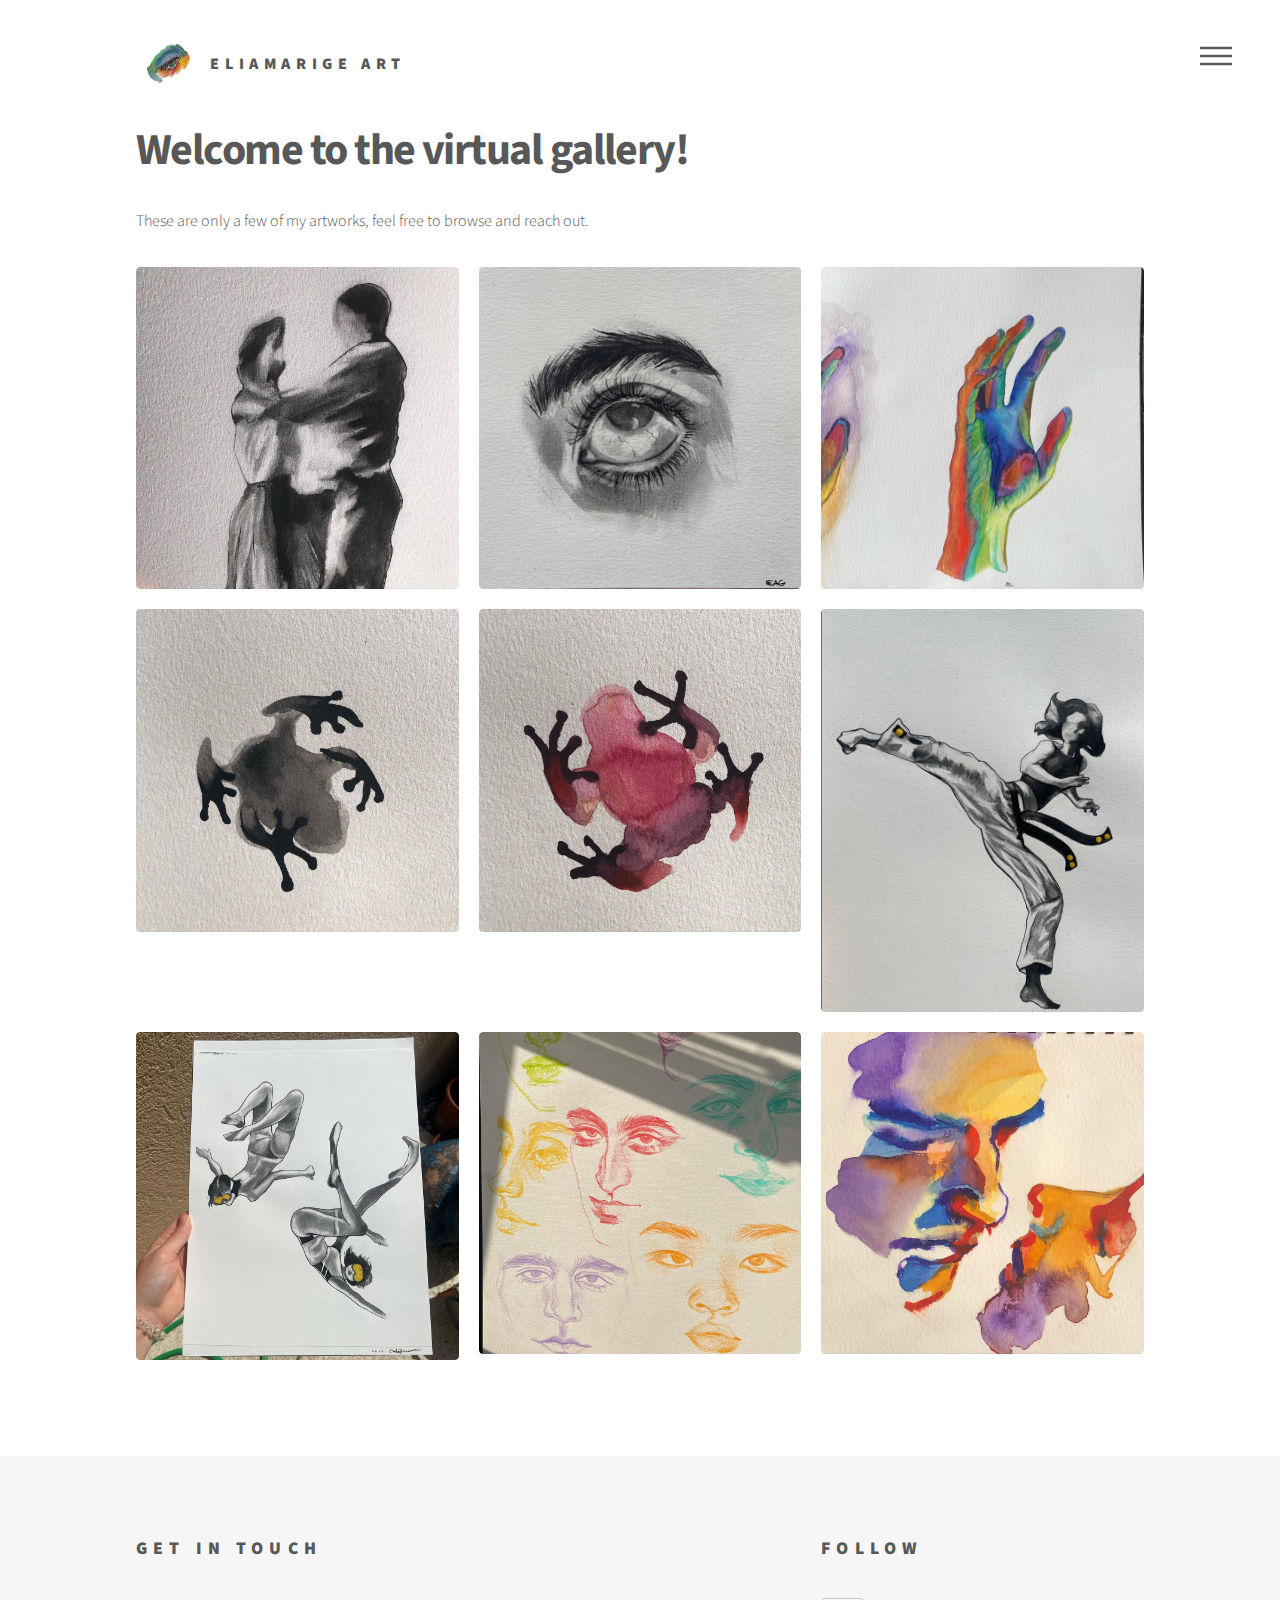
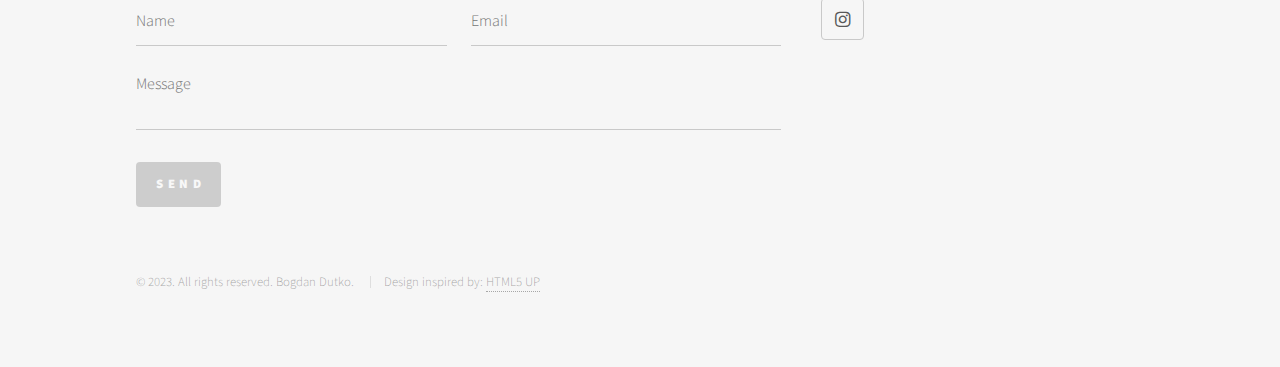
<file: index.html>
<!DOCTYPE HTML>
<!--
	Template from Phantom by HTML5 UP
	Developed by Bogdan Dutko
-->
<html>

<head>
    <title>eliamarige art</title>
    <meta charset="utf-8" />
    <meta name="viewport" content="width=device-width, initial-scale=1, user-scalable=no" />
    <link rel="stylesheet" href="assets/css/main.css" />
    <noscript><link rel="stylesheet" href="assets/css/noscript.css" /></noscript>
</head>

<body class="is-preload">
    <!-- Wrapper -->
    <div id="wrapper">

        <!-- Header -->
        <header id="header">
            <div class="inner">

                <!-- Logo -->
                <a href="index.html" class="logo">
                    <span class="symbol"><img src="images/logo3.png" alt="" /></span><span class="title">eliamarige art</span>
                </a>

                <!-- Nav -->
                <nav>
                    <ul>
                        <li><a href="#menu">Menu</a></li>
                    </ul>
                </nav>

            </div>
        </header>

        <!-- Menu -->
        <nav id="menu">
            <h2>Menu</h2>
            <ul>
                <li><a href="index.html">Home</a></li>
                <li><a href="aboutme.html">About Me</a></li>
                <!-- <li><a href="generic.html">Tempus etiam</a></li>
							<li><a href="generic.html">Consequat dolor</a></li>
							<li><a href="elements.html">Elements</a></li> -->
            </ul>
        </nav>

        <!-- Main -->
        <div id="main">
            <div class="inner">
                <header>
                    <h1>Welcome to the virtual gallery!<br /></h1>
                    <p>These are only a few of my artworks, feel free to browse and reach out.</p>
                </header>
                <section class="tiles">
                    <article class="style1">
                        <span class="image">
										<img src="images/art001.jpg" alt="" />
									</span>
                        <a href="index.html">
                            <h2>
                                <!-- put title in here if needed -->
                            </h2>
                            <div class="content">
                                <p></p>
                            </div>
                        </a>
                    </article>
                    <article class="style2">
                        <span class="image">
										<img src="images/art002.jpg" alt="" />
									</span>
                        <a href="index.html">
                            <h2>
                                <!-- put title in here if needed -->
                            </h2>
                            <div class="content">
                                <p></p>
                            </div>
                        </a>
                    </article>
                    <article class="style3">
                        <span class="image">
										<img src="images/art003.jpg" alt="" />
									</span>
                        <a href="index.html">
                            <h2>
                                <!-- put title in here if needed -->
                            </h2>
                            <div class="content">
                                <p></p>
                                <!-- put descriptors in here if needed -->
                            </div>
                        </a>
                    </article>
                    <article class="style4">
                        <span class="image">
										<img src="images/art004.jpg" alt="" />
									</span>
                        <a href="index.html">
                            <h2>
                                <!-- put title in here if needed -->
                            </h2>
                            <div class="content">
                                <p>
                                    <!-- put descriptors in here if needed -->
                                </p>
                            </div>
                        </a>
                    </article>
                    <article class="style5">
                        <span class="image">
										<img src="images/art005.jpg" alt="" />
									</span>
                        <a href="index.html">
                            <h2>
                                <!-- put title in here if needed -->
                            </h2>
                            <div class="content">
                                <p>
                                    <!-- put descriptors in here if needed -->
                                </p>
                            </div>
                        </a>
                    </article>
                    <article class="style6">
                        <span class="image">
										<img src="images/art006.png" alt="" />
									</span>
                        <a href="index.html">
                            <h2>
                                <!-- put title in here if needed -->
                            </h2>
                            <div class="content">
                                <p>
                                    <!-- put descriptors in here if needed -->
                                </p>
                            </div>
                        </a>
                    </article>
                    <article class="style2">
                        <span class="image">
										<img src="images/art007.jpg" alt="" />
									</span>
                        <a href="index.html">
                            <h2>
                                <!-- put title in here if needed -->
                            </h2>
                            <div class="content">
                                <p>
                                    <!-- put descriptors in here if needed -->
                                </p>
                            </div>
                        </a>
                    </article>
                    <article class="style3">
                        <span class="image">
										<img src="images/art008.jpg" alt="" />
									</span>
                        <a href="index.html">
                            <h2>
                                <!-- put title in here if needed -->
                            </h2>
                            <div class="content">
                                <p>
                                    <!-- put descriptors in here if needed -->
                                </p>
                            </div>
                        </a>
                    </article>
                    <article class="style1">
                        <span class="image">
										<img src="images/art009.jpg" alt="" />
									</span>
                        <a href="index.html">
                            <h2>
                                <!-- put title in here if needed -->
                            </h2>
                            <div class="content">
                                <p>
                                    <!-- put descriptors in here if needed -->
                                </p>
                            </div>
                        </a>

                </section>
            </div>
        </div>

        <!-- Footer -->
        <footer id="footer">
            <div class="inner">
                <section>
                    <h2>Get in touch</h2>
                    <form method="post" action="#">
                        <div class="fields">
                            <div class="field half">
                                <input type="text" name="name" id="name" placeholder="Name" disabled/>
                            </div>
                            <div class="field half">
                                <input type="email" name="email" id="email" placeholder="Email" disabled/>
                            </div>
                            <div class="field">
                                <textarea name="message" id="message" placeholder="Message" disabled></textarea>
                            </div>
                        </div>
                        <ul class="actions">
                            <li><input type="submit" value="Send" class="primary" disabled/></li>
                        </ul>
                    </form>
                </section>
                <section>
                    <h2>Follow</h2>
                    <ul class="icons">
                        <li><a href="https://www.instagram.com/elipotsdeyaourt/" class="icon brands style2 fa-instagram"><span class="label">Instagram</span></a></li>
                        <!-- <li><a href="#" class="icon solid style2 fa-phone"><span class="label">Phone</span></a></li>
                                <li><a href="#" class="icon solid style2 fa-envelope"><span class="label">Email</span></a></li> 
                                <li><a href="https://github.com/bdutko/" class="icon brands style2 fa-github"><span class="label">GitHub</span></a></li>
                                -->
                    </ul>
                </section>
                <ul class="copyright">
                    <li>&copy; 2023. All rights reserved. Bogdan Dutko.</li>
                    <li>Design inspired by: <a href="http://html5up.net">HTML5 UP</a></li>
                </ul>
            </div>
        </footer>

    </div>

    <!-- Scripts -->
    <script src="assets/js/jquery.min.js"></script>
    <script src="assets/js/browser.min.js"></script>
    <script src="assets/js/breakpoints.min.js"></script>
    <script src="assets/js/util.js"></script>
    <script src="assets/js/main.js"></script>

</body>

</html>
</file>
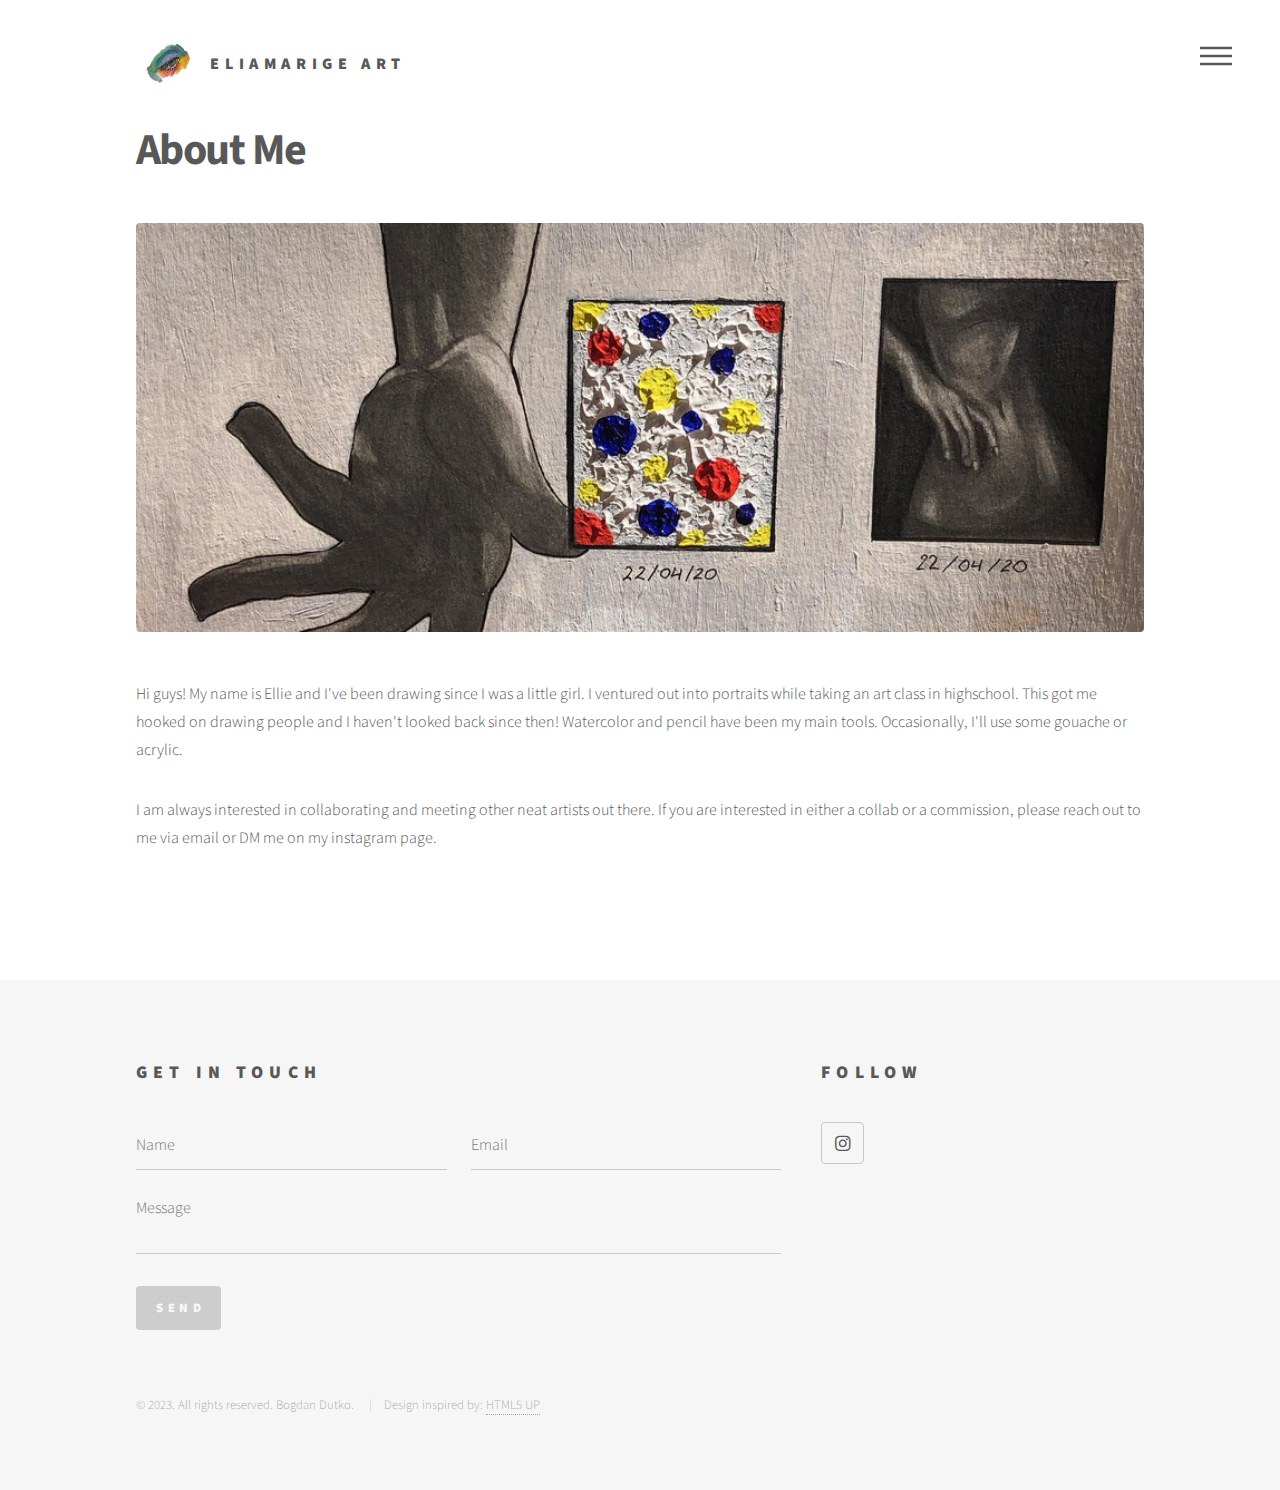
<file: aboutme.html>
<!DOCTYPE HTML>
<!--
	Phantom by HTML5 UP
	html5up.net | @ajlkn
	Free for personal and commercial use under the CCA 3.0 license (html5up.net/license)
-->
<html>

<head>
    <title>eliamarige art</title>
    <meta charset="utf-8" />
    <meta name="viewport" content="width=device-width, initial-scale=1, user-scalable=no" />
    <link rel="stylesheet" href="assets/css/main.css" />
    <noscript><link rel="stylesheet" href="assets/css/noscript.css" /></noscript>
</head>

<body class="is-preload">
    <!-- Wrapper -->
    <div id="wrapper">

        <!-- Header -->
        <header id="header">
            <div class="inner">

                <!-- Logo -->
                <a href="index.html" class="logo">
                    <span class="symbol"><img src="images/logo3.png" alt="" /></span><span class="title">eliamarige Art</span>
                </a>

                <!-- Nav -->
                <nav>
                    <ul>
                        <li><a href="#menu">Menu</a></li>
                    </ul>
                </nav>

            </div>
        </header>

        <!-- Menu -->
        <nav id="menu">
            <h2>Menu</h2>
            <ul>
                <li><a href="index.html">Home</a></li>
                <li><a href="aboutme.html">About Me</a></li>
                <!--<<li><a href="generic.html">Tempus etiam</a></li>
							<li><a href="generic.html">Consequat dolor</a></li>
							 <li><a href="elements.html">Elements</a></li> -->
            </ul>
        </nav>

        <!-- Main -->
        <div id="main">
            <div class="inner">
                <h1>About Me</h1>
                <span class="image main"><img src="images/art_aboutme3.png" alt="" /></span>
                <p>Hi guys! My name is Ellie and I've been drawing since I was a little girl. I ventured out into portraits while taking an art class in highschool. This got me hooked on drawing people and I haven't looked back since then! Watercolor and
                    pencil have been my main tools. Occasionally, I'll use some gouache or acrylic. </p>
                <p>I am always interested in collaborating and meeting other neat artists out there. If you are interested in either a collab or a commission, please reach out to me via email or DM me on my instagram page.</p>
            </div>
        </div>

        <!-- Footer -->
        <footer id="footer">
            <div class="inner">
                <section>
                    <h2>Get in touch</h2>
                    <form method="post" action="#">
                        <div class="fields">
                            <div class="field half">
                                <input type="text" name="name" id="name" placeholder="Name" disabled/>
                            </div>
                            <div class="field half">
                                <input type="email" name="email" id="email" placeholder="Email" disabled/>
                            </div>
                            <div class="field">
                                <textarea name="message" id="message" placeholder="Message" disabled></textarea>
                            </div>
                        </div>
                        <ul class="actions">
                            <li><input type="submit" value="Send" class="primary" disabled/></li>
                        </ul>
                    </form>
                </section>
                <section>
                    <h2>Follow</h2>
                    <ul class="icons">
                        <li><a href="https://www.instagram.com/elipotsdeyaourt/" class="icon brands style2 fa-instagram"><span class="label">Instagram</span></a></li>
                        <!-- <li><a href="#" class="icon solid style2 fa-phone"><span class="label">Phone</span></a></li>
                                            <li><a href="#" class="icon solid style2 fa-envelope"><span class="label">Email</span></a></li> 
                                            <li><a href="https://github.com/bdutko/" class="icon brands style2 fa-github"><span class="label">GitHub</span></a></li>
                                            -->
                    </ul>
                </section>
                <ul class="copyright">
                    <li>&copy; 2023. All rights reserved. Bogdan Dutko.</li>
                    <li>Design inspired by: <a href="http://html5up.net">HTML5 UP</a></li>
                </ul>
            </div>
        </footer>

    </div>

    <!-- Scripts -->
    <script src="assets/js/jquery.min.js"></script>
    <script src="assets/js/browser.min.js"></script>
    <script src="assets/js/breakpoints.min.js"></script>
    <script src="assets/js/util.js"></script>
    <script src="assets/js/main.js"></script>

</body>

</html>
</file>
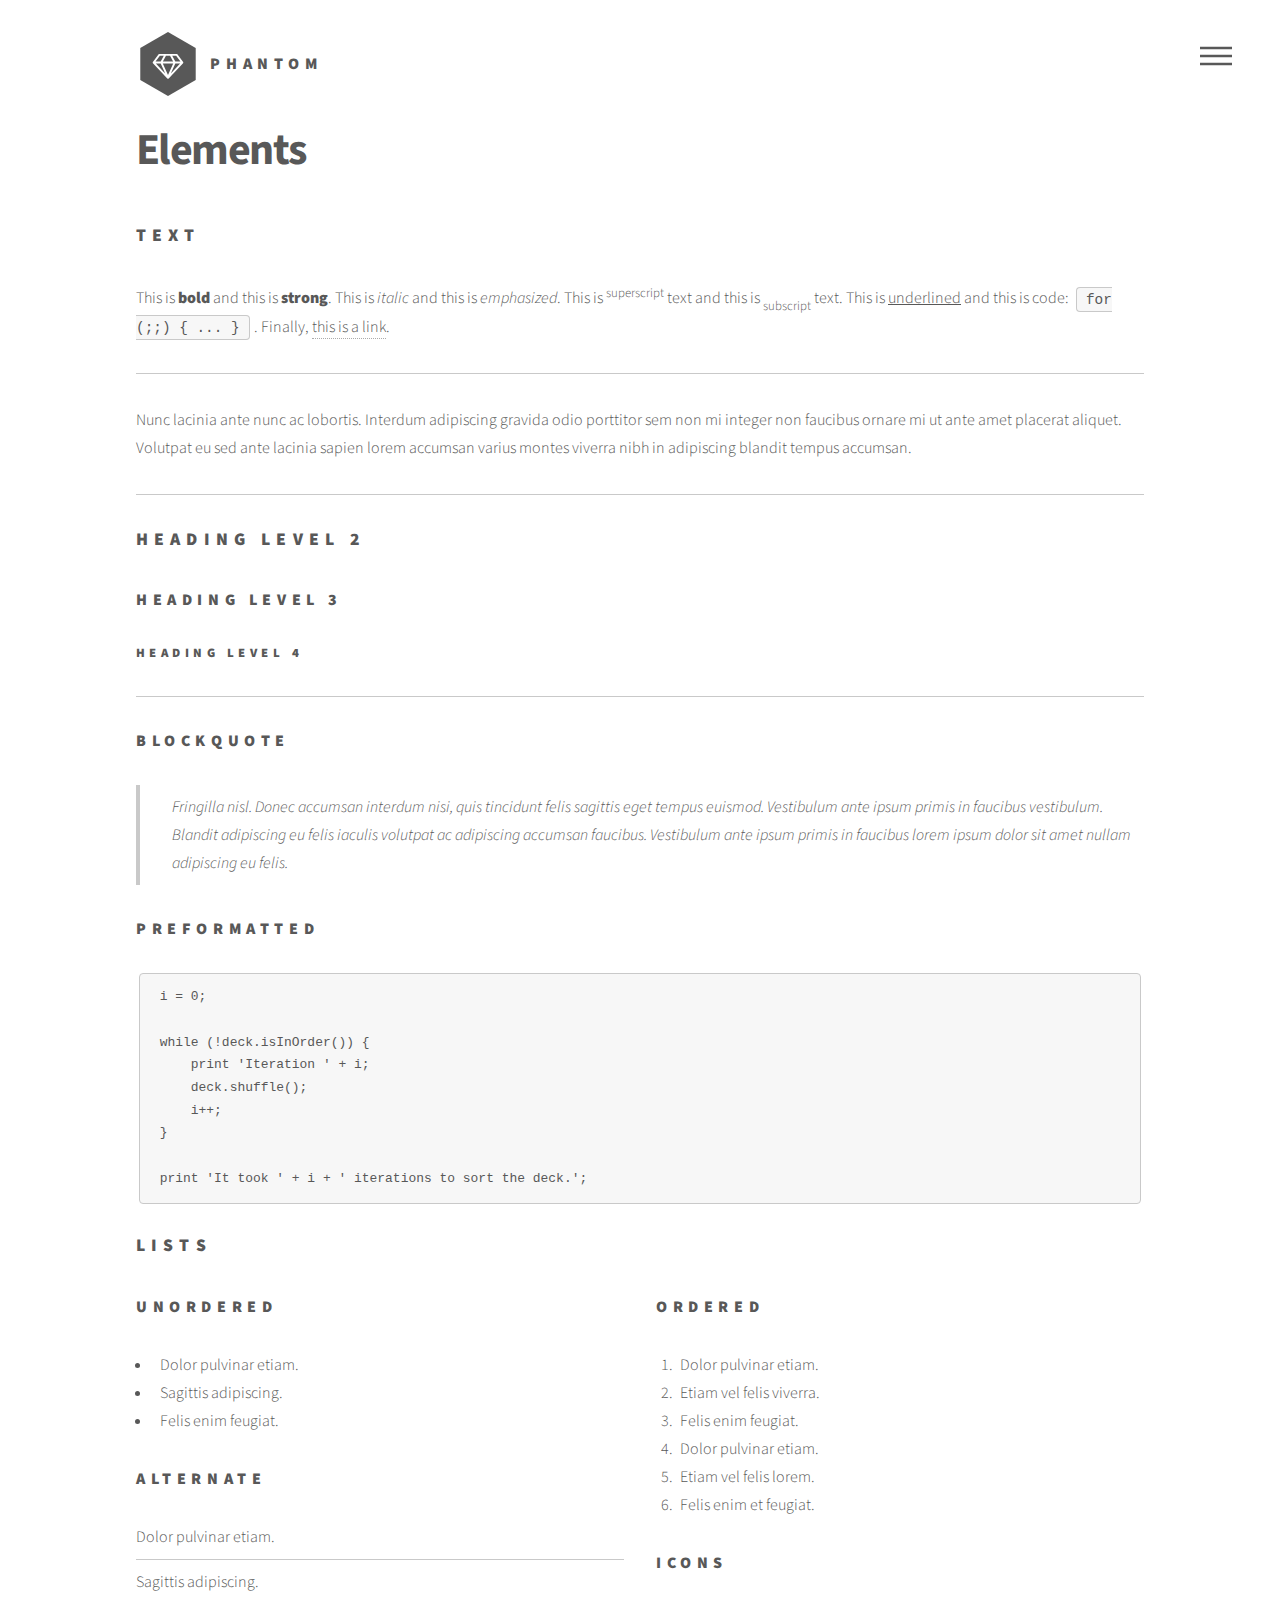
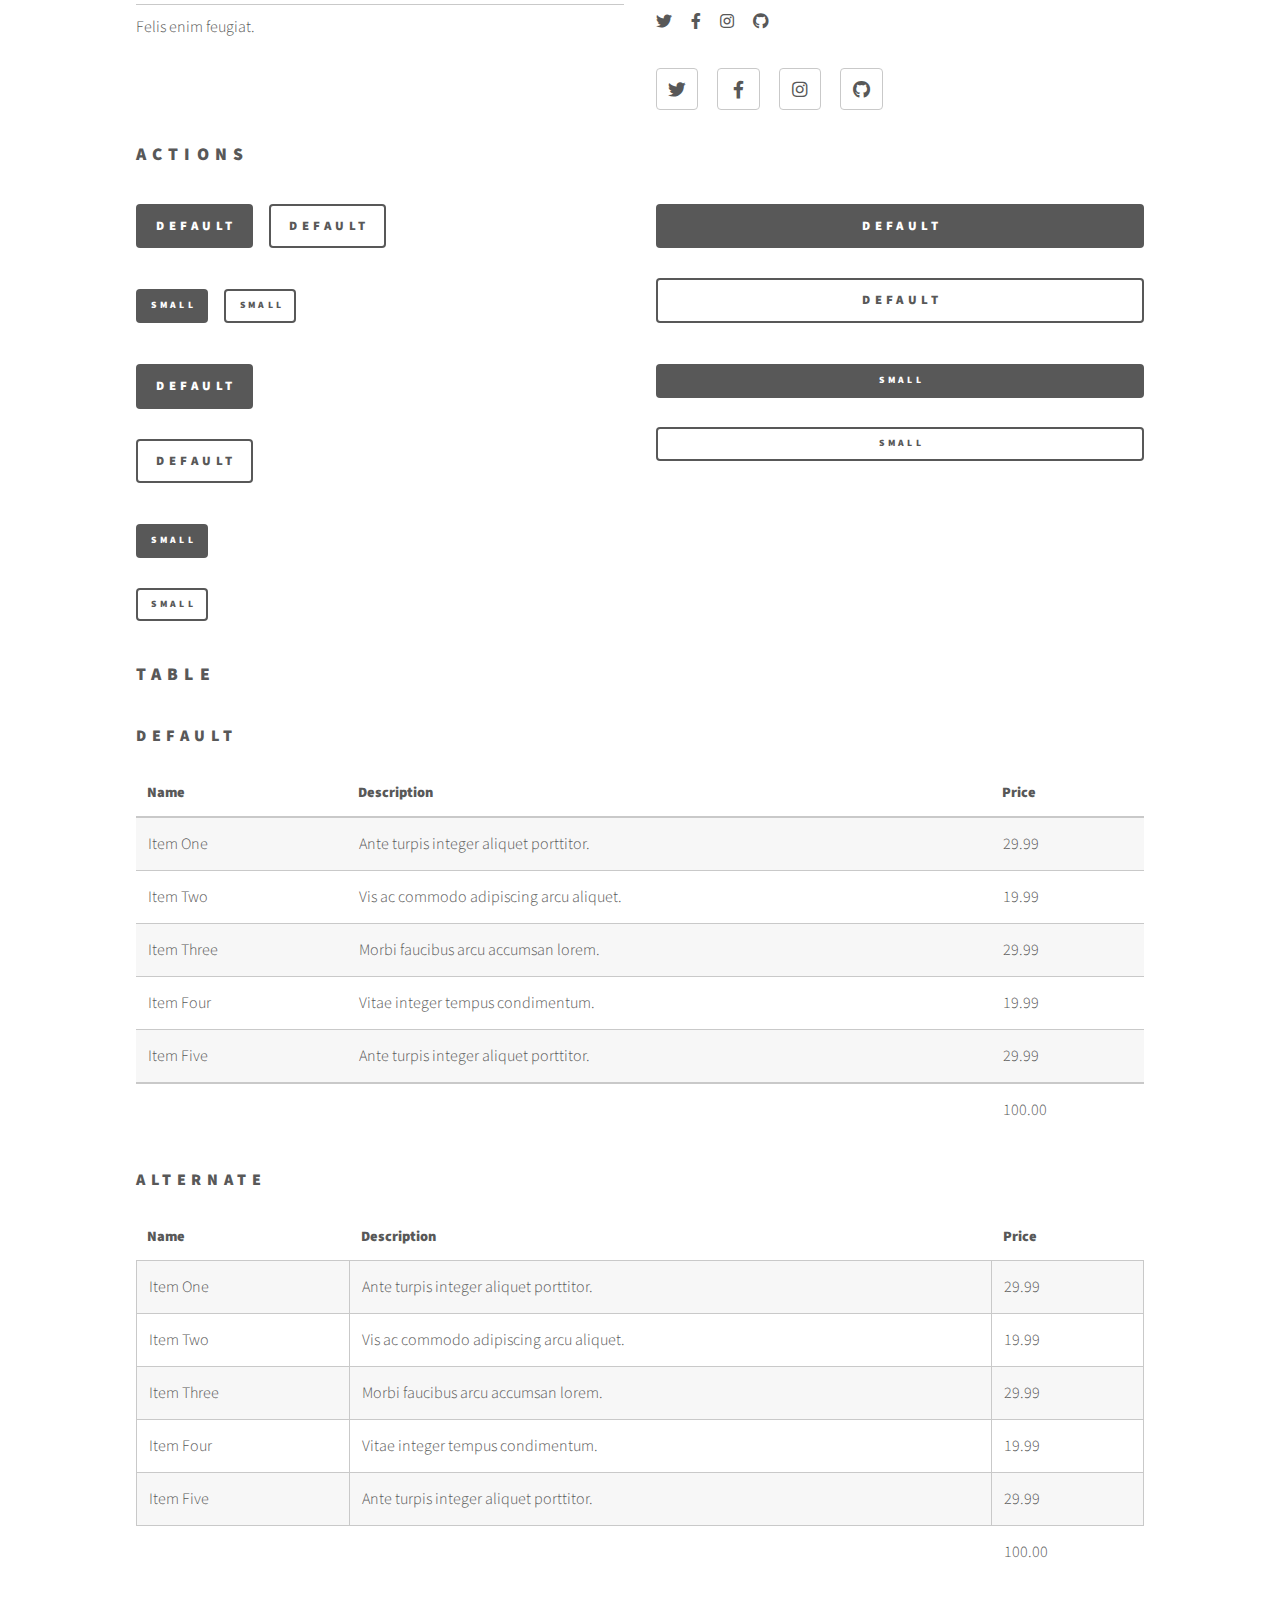
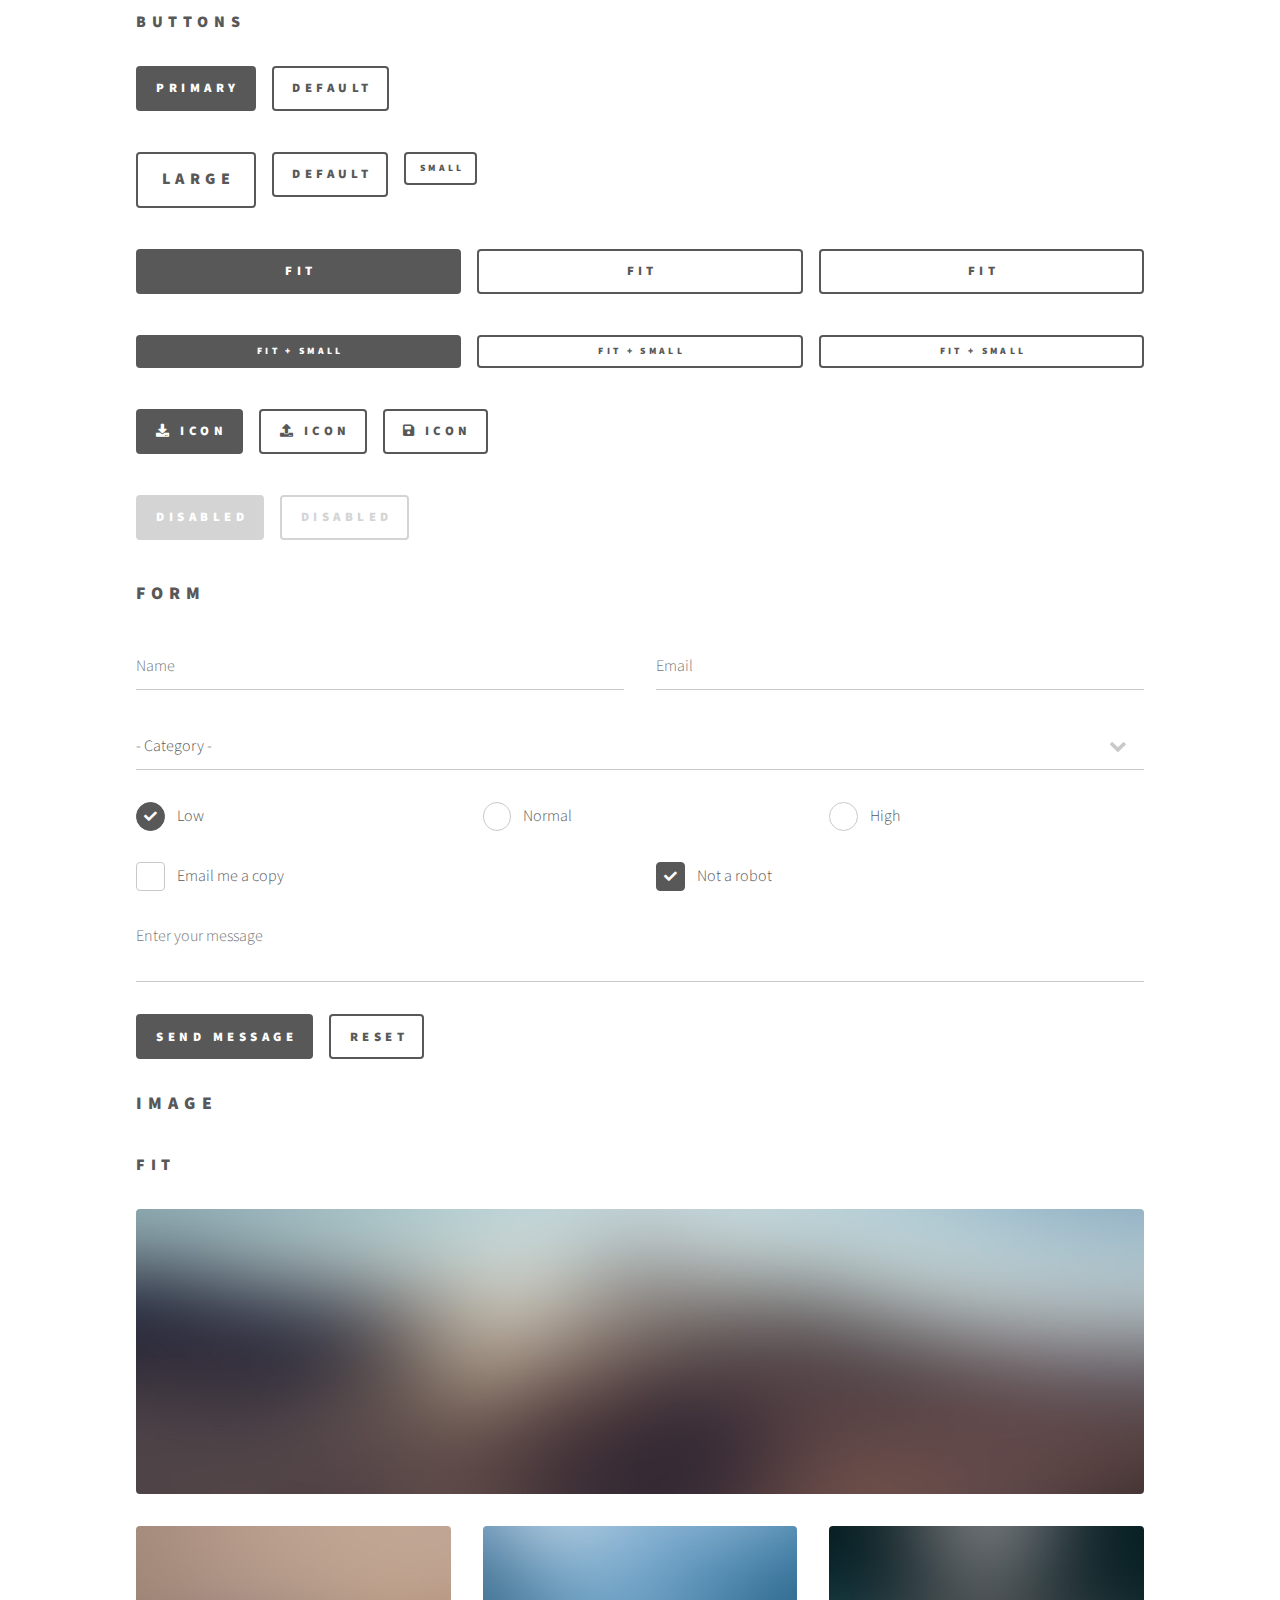
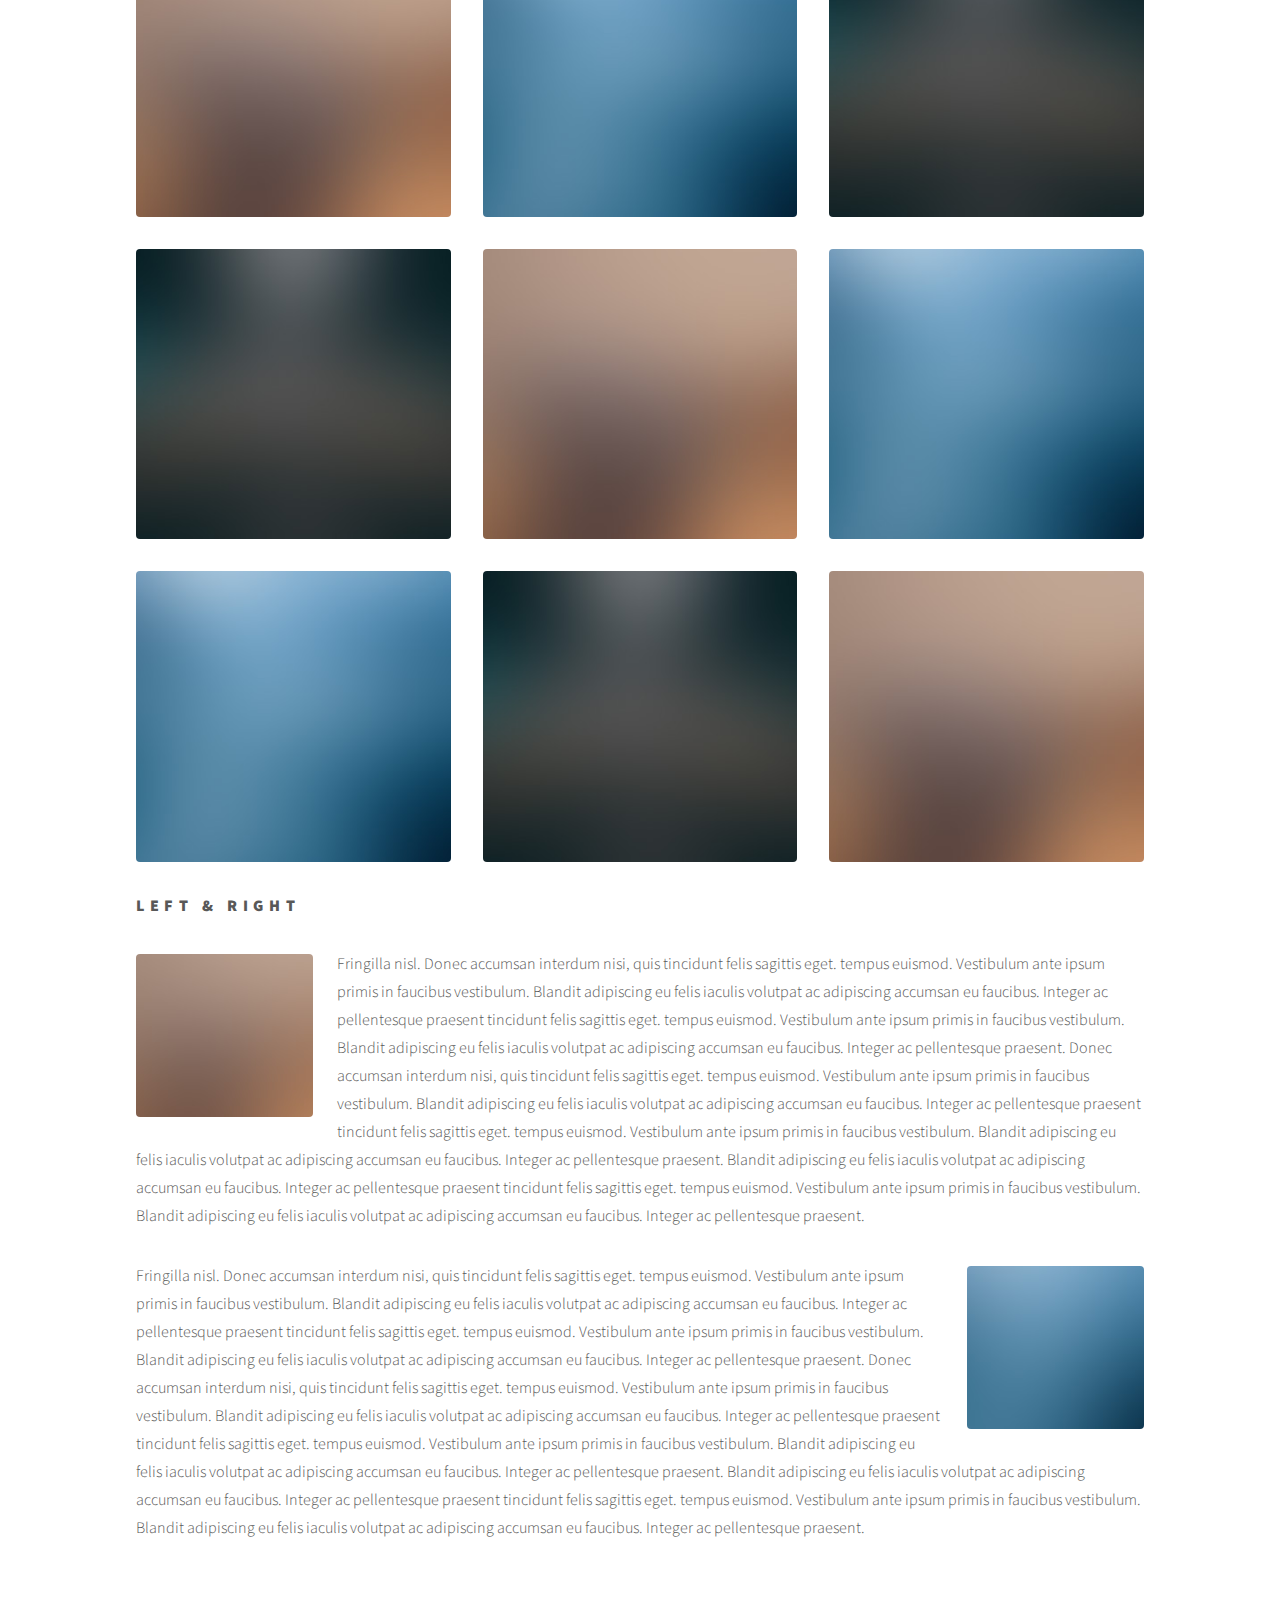
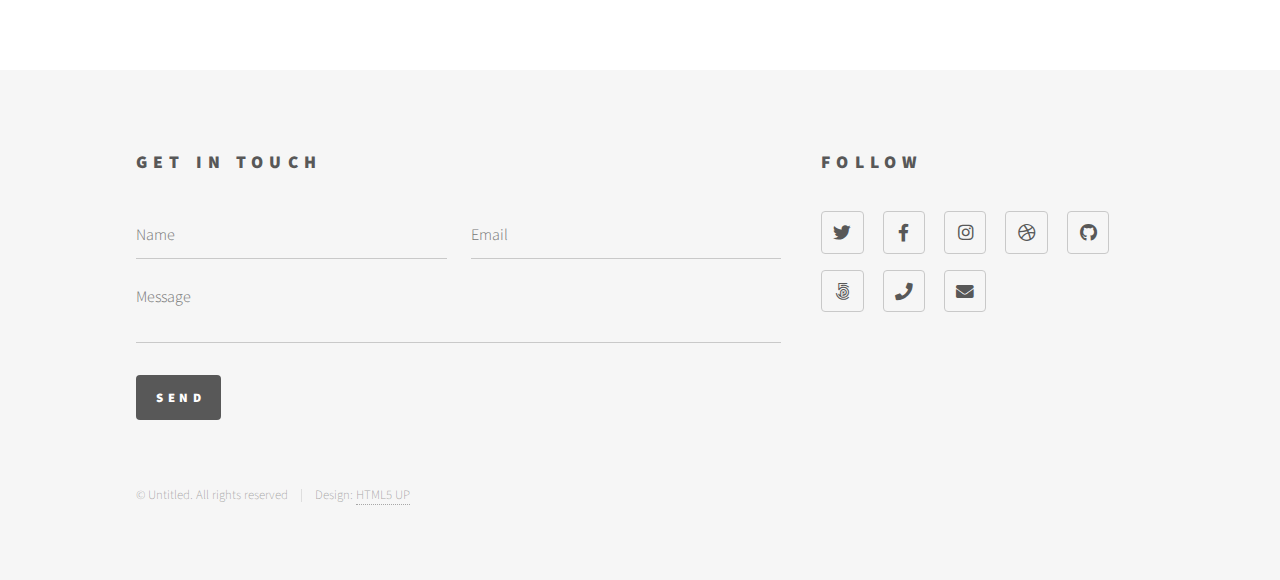
<file: elements.html>
<!DOCTYPE HTML>
<!--
	Phantom by HTML5 UP
	html5up.net | @ajlkn
	Free for personal and commercial use under the CCA 3.0 license (html5up.net/license)
-->
<html>
	<head>
		<title>Elements - Phantom by HTML5 UP</title>
		<meta charset="utf-8" />
		<meta name="viewport" content="width=device-width, initial-scale=1, user-scalable=no" />
		<link rel="stylesheet" href="assets/css/main.css" />
		<noscript><link rel="stylesheet" href="assets/css/noscript.css" /></noscript>
	</head>
	<body class="is-preload">
		<!-- Wrapper -->
			<div id="wrapper">

				<!-- Header -->
					<header id="header">
						<div class="inner">

							<!-- Logo -->
								<a href="index.html" class="logo">
									<span class="symbol"><img src="images/logo.svg" alt="" /></span><span class="title">Phantom</span>
								</a>

							<!-- Nav -->
								<nav>
									<ul>
										<li><a href="#menu">Menu</a></li>
									</ul>
								</nav>

						</div>
					</header>

				<!-- Menu -->
					<nav id="menu">
						<h2>Menu</h2>
						<ul>
							<li><a href="index.html">Home</a></li>
							<li><a href="generic.html">Ipsum veroeros</a></li>
							<li><a href="generic.html">Tempus etiam</a></li>
							<li><a href="generic.html">Consequat dolor</a></li>
							<li><a href="elements.html">Elements</a></li>
						</ul>
					</nav>

				<!-- Main -->
					<div id="main">
						<div class="inner">
							<h1>Elements</h1>

							<!-- Text -->
								<section>
									<h2>Text</h2>
									<p>This is <b>bold</b> and this is <strong>strong</strong>. This is <i>italic</i> and this is <em>emphasized</em>.
									This is <sup>superscript</sup> text and this is <sub>subscript</sub> text.
									This is <u>underlined</u> and this is code: <code>for (;;) { ... }</code>. Finally, <a href="#">this is a link</a>.</p>
									<hr />
									<p>Nunc lacinia ante nunc ac lobortis. Interdum adipiscing gravida odio porttitor sem non mi integer non faucibus ornare mi ut ante amet placerat aliquet. Volutpat eu sed ante lacinia sapien lorem accumsan varius montes viverra nibh in adipiscing blandit tempus accumsan.</p>
									<hr />
									<h2>Heading Level 2</h2>
									<h3>Heading Level 3</h3>
									<h4>Heading Level 4</h4>
									<hr />
									<h3>Blockquote</h3>
									<blockquote>Fringilla nisl. Donec accumsan interdum nisi, quis tincidunt felis sagittis eget tempus euismod. Vestibulum ante ipsum primis in faucibus vestibulum. Blandit adipiscing eu felis iaculis volutpat ac adipiscing accumsan faucibus. Vestibulum ante ipsum primis in faucibus lorem ipsum dolor sit amet nullam adipiscing eu felis.</blockquote>
									<h3>Preformatted</h3>
									<pre><code>i = 0;

while (!deck.isInOrder()) {
    print 'Iteration ' + i;
    deck.shuffle();
    i++;
}

print 'It took ' + i + ' iterations to sort the deck.';</code></pre>
								</section>

							<!-- Lists -->
								<section>
									<h2>Lists</h2>
									<div class="row">
										<div class="col-6 col-12-medium">
											<h3>Unordered</h3>
											<ul>
												<li>Dolor pulvinar etiam.</li>
												<li>Sagittis adipiscing.</li>
												<li>Felis enim feugiat.</li>
											</ul>
											<h3>Alternate</h3>
											<ul class="alt">
												<li>Dolor pulvinar etiam.</li>
												<li>Sagittis adipiscing.</li>
												<li>Felis enim feugiat.</li>
											</ul>
										</div>
										<div class="col-6 col-12-medium">
											<h3>Ordered</h3>
											<ol>
												<li>Dolor pulvinar etiam.</li>
												<li>Etiam vel felis viverra.</li>
												<li>Felis enim feugiat.</li>
												<li>Dolor pulvinar etiam.</li>
												<li>Etiam vel felis lorem.</li>
												<li>Felis enim et feugiat.</li>
											</ol>
											<h3>Icons</h3>
											<ul class="icons">
												<li><a href="#" class="icon brands style1 fa-twitter"><span class="label">Twitter</span></a></li>
												<li><a href="#" class="icon brands style1 fa-facebook-f"><span class="label">Facebook</span></a></li>
												<li><a href="#" class="icon brands style1 fa-instagram"><span class="label">Instagram</span></a></li>
												<li><a href="#" class="icon brands style1 fa-github"><span class="label">Github</span></a></li>
											</ul>
											<ul class="icons">
												<li><a href="#" class="icon brands style2 fa-twitter"><span class="label">Twitter</span></a></li>
												<li><a href="#" class="icon brands style2 fa-facebook-f"><span class="label">Facebook</span></a></li>
												<li><a href="#" class="icon brands style2 fa-instagram"><span class="label">Instagram</span></a></li>
												<li><a href="#" class="icon brands style2 fa-github"><span class="label">Github</span></a></li>
											</ul>
										</div>
									</div>
									<h2>Actions</h2>
									<div class="row">
										<div class="col-6 col-12-medium">
											<ul class="actions">
												<li><a href="#" class="button primary">Default</a></li>
												<li><a href="#" class="button">Default</a></li>
											</ul>
											<ul class="actions small">
												<li><a href="#" class="button primary small">Small</a></li>
												<li><a href="#" class="button small">Small</a></li>
											</ul>
											<ul class="actions stacked">
												<li><a href="#" class="button primary">Default</a></li>
												<li><a href="#" class="button">Default</a></li>
											</ul>
											<ul class="actions stacked">
												<li><a href="#" class="button primary small">Small</a></li>
												<li><a href="#" class="button small">Small</a></li>
											</ul>
										</div>
										<div class="col-6 col-12-medium">
											<ul class="actions stacked">
												<li><a href="#" class="button primary fit">Default</a></li>
												<li><a href="#" class="button fit">Default</a></li>
											</ul>
											<ul class="actions stacked">
												<li><a href="#" class="button primary small fit">Small</a></li>
												<li><a href="#" class="button small fit">Small</a></li>
											</ul>
										</div>
									</div>
								</section>

							<!-- Table -->
								<section>
									<h2>Table</h2>
									<h3>Default</h3>
									<div class="table-wrapper">
										<table>
											<thead>
												<tr>
													<th>Name</th>
													<th>Description</th>
													<th>Price</th>
												</tr>
											</thead>
											<tbody>
												<tr>
													<td>Item One</td>
													<td>Ante turpis integer aliquet porttitor.</td>
													<td>29.99</td>
												</tr>
												<tr>
													<td>Item Two</td>
													<td>Vis ac commodo adipiscing arcu aliquet.</td>
													<td>19.99</td>
												</tr>
												<tr>
													<td>Item Three</td>
													<td> Morbi faucibus arcu accumsan lorem.</td>
													<td>29.99</td>
												</tr>
												<tr>
													<td>Item Four</td>
													<td>Vitae integer tempus condimentum.</td>
													<td>19.99</td>
												</tr>
												<tr>
													<td>Item Five</td>
													<td>Ante turpis integer aliquet porttitor.</td>
													<td>29.99</td>
												</tr>
											</tbody>
											<tfoot>
												<tr>
													<td colspan="2"></td>
													<td>100.00</td>
												</tr>
											</tfoot>
										</table>
									</div>

									<h3>Alternate</h3>
									<div class="table-wrapper">
										<table class="alt">
											<thead>
												<tr>
													<th>Name</th>
													<th>Description</th>
													<th>Price</th>
												</tr>
											</thead>
											<tbody>
												<tr>
													<td>Item One</td>
													<td>Ante turpis integer aliquet porttitor.</td>
													<td>29.99</td>
												</tr>
												<tr>
													<td>Item Two</td>
													<td>Vis ac commodo adipiscing arcu aliquet.</td>
													<td>19.99</td>
												</tr>
												<tr>
													<td>Item Three</td>
													<td> Morbi faucibus arcu accumsan lorem.</td>
													<td>29.99</td>
												</tr>
												<tr>
													<td>Item Four</td>
													<td>Vitae integer tempus condimentum.</td>
													<td>19.99</td>
												</tr>
												<tr>
													<td>Item Five</td>
													<td>Ante turpis integer aliquet porttitor.</td>
													<td>29.99</td>
												</tr>
											</tbody>
											<tfoot>
												<tr>
													<td colspan="2"></td>
													<td>100.00</td>
												</tr>
											</tfoot>
										</table>
									</div>
								</section>

							<!-- Buttons -->
								<section>
									<h3>Buttons</h3>
									<ul class="actions">
										<li><a href="#" class="button primary">Primary</a></li>
										<li><a href="#" class="button">Default</a></li>
									</ul>
									<ul class="actions">
										<li><a href="#" class="button large">Large</a></li>
										<li><a href="#" class="button">Default</a></li>
										<li><a href="#" class="button small">Small</a></li>
									</ul>
									<ul class="actions fit">
										<li><a href="#" class="button primary fit">Fit</a></li>
										<li><a href="#" class="button fit">Fit</a></li>
										<li><a href="#" class="button fit">Fit</a></li>
									</ul>
									<ul class="actions fit small">
										<li><a href="#" class="button primary fit small">Fit + Small</a></li>
										<li><a href="#" class="button fit small">Fit + Small</a></li>
										<li><a href="#" class="button fit small">Fit + Small</a></li>
									</ul>
									<ul class="actions">
										<li><a href="#" class="button primary icon solid fa-download">Icon</a></li>
										<li><a href="#" class="button icon solid fa-upload">Icon</a></li>
										<li><a href="#" class="button icon solid fa-save">Icon</a></li>
									</ul>
									<ul class="actions">
										<li><span class="button primary disabled">Disabled</span></li>
										<li><span class="button disabled">Disabled</span></li>
									</ul>
								</section>

							<!-- Form -->
								<section>
									<h2>Form</h2>
									<form method="post" action="#">
										<div class="row gtr-uniform">
											<div class="col-6 col-12-xsmall">
												<input type="text" name="demo-name" id="demo-name" value="" placeholder="Name" />
											</div>
											<div class="col-6 col-12-xsmall">
												<input type="email" name="demo-email" id="demo-email" value="" placeholder="Email" />
											</div>
											<div class="col-12">
												<select name="demo-category" id="demo-category">
													<option value="">- Category -</option>
													<option value="1">Manufacturing</option>
													<option value="1">Shipping</option>
													<option value="1">Administration</option>
													<option value="1">Human Resources</option>
												</select>
											</div>
											<div class="col-4 col-12-small">
												<input type="radio" id="demo-priority-low" name="demo-priority" checked>
												<label for="demo-priority-low">Low</label>
											</div>
											<div class="col-4 col-12-small">
												<input type="radio" id="demo-priority-normal" name="demo-priority">
												<label for="demo-priority-normal">Normal</label>
											</div>
											<div class="col-4 col-12-small">
												<input type="radio" id="demo-priority-high" name="demo-priority">
												<label for="demo-priority-high">High</label>
											</div>
											<div class="col-6 col-12-small">
												<input type="checkbox" id="demo-copy" name="demo-copy">
												<label for="demo-copy">Email me a copy</label>
											</div>
											<div class="col-6 col-12-small">
												<input type="checkbox" id="demo-human" name="demo-human" checked>
												<label for="demo-human">Not a robot</label>
											</div>
											<div class="col-12">
												<textarea name="demo-message" id="demo-message" placeholder="Enter your message" rows="6"></textarea>
											</div>
											<div class="col-12">
												<ul class="actions">
													<li><input type="submit" value="Send Message" class="primary" /></li>
													<li><input type="reset" value="Reset" /></li>
												</ul>
											</div>
										</div>
									</form>
								</section>

							<!-- Image -->
								<section>
									<h2>Image</h2>
									<h3>Fit</h3>
									<div class="box alt">
										<div class="row gtr-uniform">
											<div class="col-12"><span class="image fit"><img src="images/pic13.jpg" alt="" /></span></div>
											<div class="col-4"><span class="image fit"><img src="images/pic01.jpg" alt="" /></span></div>
											<div class="col-4"><span class="image fit"><img src="images/pic02.jpg" alt="" /></span></div>
											<div class="col-4"><span class="image fit"><img src="images/pic03.jpg" alt="" /></span></div>
											<div class="col-4"><span class="image fit"><img src="images/pic03.jpg" alt="" /></span></div>
											<div class="col-4"><span class="image fit"><img src="images/pic01.jpg" alt="" /></span></div>
											<div class="col-4"><span class="image fit"><img src="images/pic02.jpg" alt="" /></span></div>
											<div class="col-4"><span class="image fit"><img src="images/pic02.jpg" alt="" /></span></div>
											<div class="col-4"><span class="image fit"><img src="images/pic03.jpg" alt="" /></span></div>
											<div class="col-4"><span class="image fit"><img src="images/pic01.jpg" alt="" /></span></div>
										</div>
									</div>
									<h3>Left &amp; Right</h3>
									<p><span class="image left"><img src="images/pic14.jpg" alt="" /></span>Fringilla nisl. Donec accumsan interdum nisi, quis tincidunt felis sagittis eget. tempus euismod. Vestibulum ante ipsum primis in faucibus vestibulum. Blandit adipiscing eu felis iaculis volutpat ac adipiscing accumsan eu faucibus. Integer ac pellentesque praesent tincidunt felis sagittis eget. tempus euismod. Vestibulum ante ipsum primis in faucibus vestibulum. Blandit adipiscing eu felis iaculis volutpat ac adipiscing accumsan eu faucibus. Integer ac pellentesque praesent. Donec accumsan interdum nisi, quis tincidunt felis sagittis eget. tempus euismod. Vestibulum ante ipsum primis in faucibus vestibulum. Blandit adipiscing eu felis iaculis volutpat ac adipiscing accumsan eu faucibus. Integer ac pellentesque praesent tincidunt felis sagittis eget. tempus euismod. Vestibulum ante ipsum primis in faucibus vestibulum. Blandit adipiscing eu felis iaculis volutpat ac adipiscing accumsan eu faucibus. Integer ac pellentesque praesent. Blandit adipiscing eu felis iaculis volutpat ac adipiscing accumsan eu faucibus. Integer ac pellentesque praesent tincidunt felis sagittis eget. tempus euismod. Vestibulum ante ipsum primis in faucibus vestibulum. Blandit adipiscing eu felis iaculis volutpat ac adipiscing accumsan eu faucibus. Integer ac pellentesque praesent.</p>
									<p><span class="image right"><img src="images/pic15.jpg" alt="" /></span>Fringilla nisl. Donec accumsan interdum nisi, quis tincidunt felis sagittis eget. tempus euismod. Vestibulum ante ipsum primis in faucibus vestibulum. Blandit adipiscing eu felis iaculis volutpat ac adipiscing accumsan eu faucibus. Integer ac pellentesque praesent tincidunt felis sagittis eget. tempus euismod. Vestibulum ante ipsum primis in faucibus vestibulum. Blandit adipiscing eu felis iaculis volutpat ac adipiscing accumsan eu faucibus. Integer ac pellentesque praesent. Donec accumsan interdum nisi, quis tincidunt felis sagittis eget. tempus euismod. Vestibulum ante ipsum primis in faucibus vestibulum. Blandit adipiscing eu felis iaculis volutpat ac adipiscing accumsan eu faucibus. Integer ac pellentesque praesent tincidunt felis sagittis eget. tempus euismod. Vestibulum ante ipsum primis in faucibus vestibulum. Blandit adipiscing eu felis iaculis volutpat ac adipiscing accumsan eu faucibus. Integer ac pellentesque praesent. Blandit adipiscing eu felis iaculis volutpat ac adipiscing accumsan eu faucibus. Integer ac pellentesque praesent tincidunt felis sagittis eget. tempus euismod. Vestibulum ante ipsum primis in faucibus vestibulum. Blandit adipiscing eu felis iaculis volutpat ac adipiscing accumsan eu faucibus. Integer ac pellentesque praesent.</p>
								</section>

						</div>
					</div>

				<!-- Footer -->
					<footer id="footer">
						<div class="inner">
							<section>
								<h2>Get in touch</h2>
								<form method="post" action="#">
									<div class="fields">
										<div class="field half">
											<input type="text" name="name" id="name" placeholder="Name" />
										</div>
										<div class="field half">
											<input type="email" name="email" id="email" placeholder="Email" />
										</div>
										<div class="field">
											<textarea name="message" id="message" placeholder="Message"></textarea>
										</div>
									</div>
									<ul class="actions">
										<li><input type="submit" value="Send" class="primary" /></li>
									</ul>
								</form>
							</section>
							<section>
								<h2>Follow</h2>
								<ul class="icons">
									<li><a href="#" class="icon brands style2 fa-twitter"><span class="label">Twitter</span></a></li>
									<li><a href="#" class="icon brands style2 fa-facebook-f"><span class="label">Facebook</span></a></li>
									<li><a href="#" class="icon brands style2 fa-instagram"><span class="label">Instagram</span></a></li>
									<li><a href="#" class="icon brands style2 fa-dribbble"><span class="label">Dribbble</span></a></li>
									<li><a href="#" class="icon brands style2 fa-github"><span class="label">GitHub</span></a></li>
									<li><a href="#" class="icon brands style2 fa-500px"><span class="label">500px</span></a></li>
									<li><a href="#" class="icon solid style2 fa-phone"><span class="label">Phone</span></a></li>
									<li><a href="#" class="icon solid style2 fa-envelope"><span class="label">Email</span></a></li>
								</ul>
							</section>
							<ul class="copyright">
								<li>&copy; Untitled. All rights reserved</li><li>Design: <a href="http://html5up.net">HTML5 UP</a></li>
							</ul>
						</div>
					</footer>

			</div>

		<!-- Scripts -->
			<script src="assets/js/jquery.min.js"></script>
			<script src="assets/js/browser.min.js"></script>
			<script src="assets/js/breakpoints.min.js"></script>
			<script src="assets/js/util.js"></script>
			<script src="assets/js/main.js"></script>

	</body>
</html>
</file>
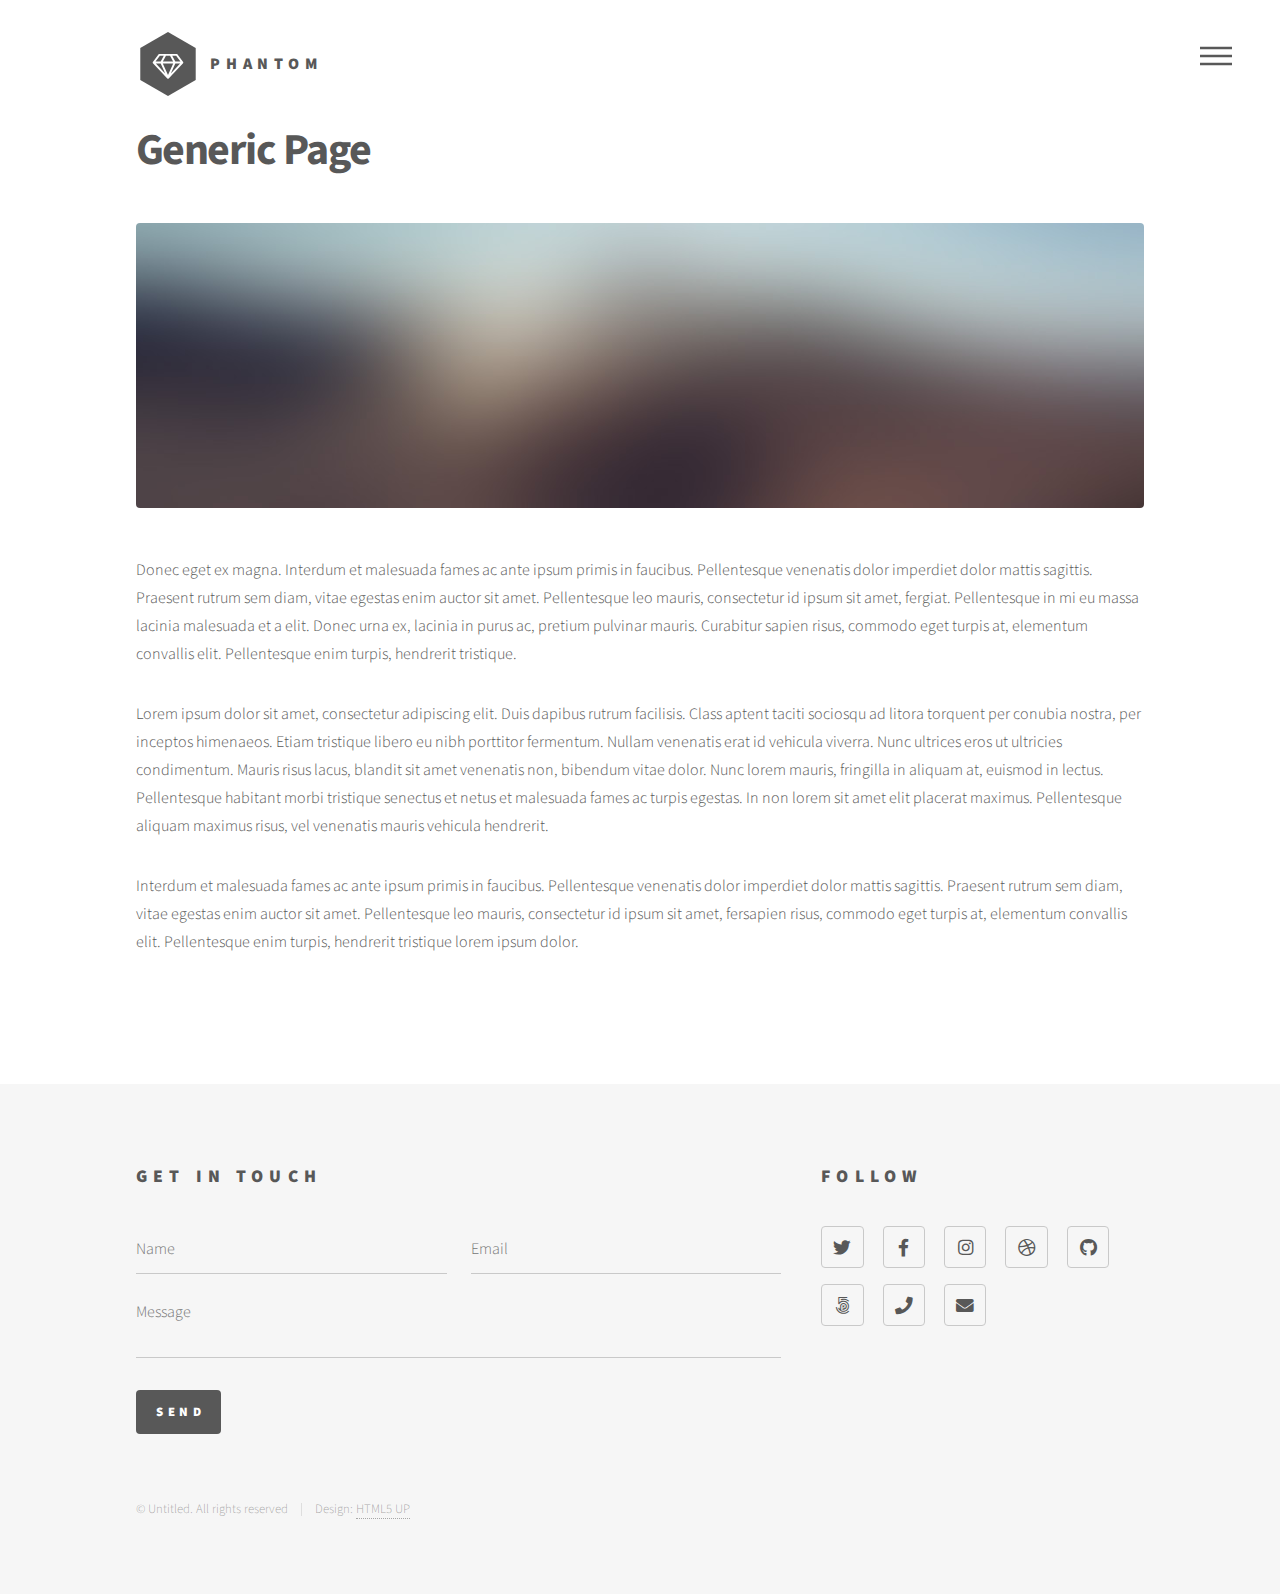
<file: generic.html>
<!DOCTYPE HTML>
<!--
	Phantom by HTML5 UP
	html5up.net | @ajlkn
	Free for personal and commercial use under the CCA 3.0 license (html5up.net/license)
-->
<html>
	<head>
		<title>Generic - Phantom by HTML5 UP</title>
		<meta charset="utf-8" />
		<meta name="viewport" content="width=device-width, initial-scale=1, user-scalable=no" />
		<link rel="stylesheet" href="assets/css/main.css" />
		<noscript><link rel="stylesheet" href="assets/css/noscript.css" /></noscript>
	</head>
	<body class="is-preload">
		<!-- Wrapper -->
			<div id="wrapper">

				<!-- Header -->
					<header id="header">
						<div class="inner">

							<!-- Logo -->
								<a href="index.html" class="logo">
									<span class="symbol"><img src="images/logo.svg" alt="" /></span><span class="title">Phantom</span>
								</a>

							<!-- Nav -->
								<nav>
									<ul>
										<li><a href="#menu">Menu</a></li>
									</ul>
								</nav>

						</div>
					</header>

				<!-- Menu -->
					<nav id="menu">
						<h2>Menu</h2>
						<ul>
							<li><a href="index.html">Home</a></li>
							<li><a href="generic.html">Ipsum veroeros</a></li>
							<li><a href="generic.html">Tempus etiam</a></li>
							<li><a href="generic.html">Consequat dolor</a></li>
							<li><a href="elements.html">Elements</a></li>
						</ul>
					</nav>

				<!-- Main -->
					<div id="main">
						<div class="inner">
							<h1>Generic Page</h1>
							<span class="image main"><img src="images/pic13.jpg" alt="" /></span>
							<p>Donec eget ex magna. Interdum et malesuada fames ac ante ipsum primis in faucibus. Pellentesque venenatis dolor imperdiet dolor mattis sagittis. Praesent rutrum sem diam, vitae egestas enim auctor sit amet. Pellentesque leo mauris, consectetur id ipsum sit amet, fergiat. Pellentesque in mi eu massa lacinia malesuada et a elit. Donec urna ex, lacinia in purus ac, pretium pulvinar mauris. Curabitur sapien risus, commodo eget turpis at, elementum convallis elit. Pellentesque enim turpis, hendrerit tristique.</p>
							<p>Lorem ipsum dolor sit amet, consectetur adipiscing elit. Duis dapibus rutrum facilisis. Class aptent taciti sociosqu ad litora torquent per conubia nostra, per inceptos himenaeos. Etiam tristique libero eu nibh porttitor fermentum. Nullam venenatis erat id vehicula viverra. Nunc ultrices eros ut ultricies condimentum. Mauris risus lacus, blandit sit amet venenatis non, bibendum vitae dolor. Nunc lorem mauris, fringilla in aliquam at, euismod in lectus. Pellentesque habitant morbi tristique senectus et netus et malesuada fames ac turpis egestas. In non lorem sit amet elit placerat maximus. Pellentesque aliquam maximus risus, vel venenatis mauris vehicula hendrerit.</p>
							<p>Interdum et malesuada fames ac ante ipsum primis in faucibus. Pellentesque venenatis dolor imperdiet dolor mattis sagittis. Praesent rutrum sem diam, vitae egestas enim auctor sit amet. Pellentesque leo mauris, consectetur id ipsum sit amet, fersapien risus, commodo eget turpis at, elementum convallis elit. Pellentesque enim turpis, hendrerit tristique lorem ipsum dolor.</p>
						</div>
					</div>

				<!-- Footer -->
					<footer id="footer">
						<div class="inner">
							<section>
								<h2>Get in touch</h2>
								<form method="post" action="#">
									<div class="fields">
										<div class="field half">
											<input type="text" name="name" id="name" placeholder="Name" />
										</div>
										<div class="field half">
											<input type="email" name="email" id="email" placeholder="Email" />
										</div>
										<div class="field">
											<textarea name="message" id="message" placeholder="Message"></textarea>
										</div>
									</div>
									<ul class="actions">
										<li><input type="submit" value="Send" class="primary" /></li>
									</ul>
								</form>
							</section>
							<section>
								<h2>Follow</h2>
								<ul class="icons">
									<li><a href="#" class="icon brands style2 fa-twitter"><span class="label">Twitter</span></a></li>
									<li><a href="#" class="icon brands style2 fa-facebook-f"><span class="label">Facebook</span></a></li>
									<li><a href="#" class="icon brands style2 fa-instagram"><span class="label">Instagram</span></a></li>
									<li><a href="#" class="icon brands style2 fa-dribbble"><span class="label">Dribbble</span></a></li>
									<li><a href="#" class="icon brands style2 fa-github"><span class="label">GitHub</span></a></li>
									<li><a href="#" class="icon brands style2 fa-500px"><span class="label">500px</span></a></li>
									<li><a href="#" class="icon solid style2 fa-phone"><span class="label">Phone</span></a></li>
									<li><a href="#" class="icon solid style2 fa-envelope"><span class="label">Email</span></a></li>
								</ul>
							</section>
							<ul class="copyright">
								<li>&copy; Untitled. All rights reserved</li><li>Design: <a href="http://html5up.net">HTML5 UP</a></li>
							</ul>
						</div>
					</footer>

			</div>

		<!-- Scripts -->
			<script src="assets/js/jquery.min.js"></script>
			<script src="assets/js/browser.min.js"></script>
			<script src="assets/js/breakpoints.min.js"></script>
			<script src="assets/js/util.js"></script>
			<script src="assets/js/main.js"></script>

	</body>
</html>
</file>
<file: assets/css/noscript.css>
/*
	Phantom by HTML5 UP
	html5up.net | @ajlkn
	Free for personal and commercial use under the CCA 3.0 license (html5up.net/license)
*/

/* Tiles */

	body.is-preload .tiles article {
		-moz-transform: none;
		-webkit-transform: none;
		-ms-transform: none;
		transform: none;
		opacity: 1;
	}
</file>
<file: assets/css/main.css>
@import url(fontawesome-all.min.css);
@import url("https://fonts.googleapis.com/css?family=Source+Sans+Pro:300,700,900");

/*
	Phantom by HTML5 UP
	html5up.net | @ajlkn
	Free for personal and commercial use under the CCA 3.0 license (html5up.net/license)
*/

html, body, div, span, applet, object,
iframe, h1, h2, h3, h4, h5, h6, p, blockquote,
pre, a, abbr, acronym, address, big, cite,
code, del, dfn, em, img, ins, kbd, q, s, samp,
small, strike, strong, sub, sup, tt, var, b,
u, i, center, dl, dt, dd, ol, ul, li, fieldset,
form, label, legend, table, caption, tbody,
tfoot, thead, tr, th, td, article, aside,
canvas, details, embed, figure, figcaption,
footer, header, hgroup, menu, nav, output, ruby,
section, summary, time, mark, audio, video {
	margin: 0;
	padding: 0;
	border: 0;
	font-size: 100%;
	font: inherit;
	vertical-align: baseline;}

article, aside, details, figcaption, figure,
footer, header, hgroup, menu, nav, section {
	display: block;}

body {
	line-height: 1;
}

ol, ul {
	list-style: none;
}

blockquote, q {
	quotes: none;
}

	blockquote:before, blockquote:after, q:before, q:after {
		content: '';
		content: none;
	}

table {
	border-collapse: collapse;
	border-spacing: 0;
}

body {
	-webkit-text-size-adjust: none;
}

mark {
	background-color: transparent;
	color: inherit;
}

input::-moz-focus-inner {
	border: 0;
	padding: 0;
}

input, select, textarea {
	-moz-appearance: none;
	-webkit-appearance: none;
	-ms-appearance: none;
	appearance: none;
}

/* Basic */

	@-ms-viewport {
		width: device-width;
	}

	body {
		-ms-overflow-style: scrollbar;
	}

	@media screen and (max-width: 480px) {

		html, body {
			min-width: 320px;
		}

	}

	html {
		box-sizing: border-box;
	}

	*, *:before, *:after {
		box-sizing: inherit;
	}

	body {
		background: #ffffff;
	}

		body.is-preload *, body.is-preload *:before, body.is-preload *:after {
			-moz-animation: none !important;
			-webkit-animation: none !important;
			-ms-animation: none !important;
			animation: none !important;
			-moz-transition: none !important;
			-webkit-transition: none !important;
			-ms-transition: none !important;
			transition: none !important;
		}

/* Type */

	body, input, select, textarea {
		color: #585858;
		font-family: "Source Sans Pro", Helvetica, sans-serif;
		font-size: 16pt;
		font-weight: 300;
		line-height: 1.75;
	}

		@media screen and (max-width: 1680px) {

			body, input, select, textarea {
				font-size: 14pt;
			}

		}

		@media screen and (max-width: 1280px) {

			body, input, select, textarea {
				font-size: 12pt;
			}

		}

	a {
		-moz-transition: border-bottom-color 0.2s ease, color 0.2s ease;
		-webkit-transition: border-bottom-color 0.2s ease, color 0.2s ease;
		-ms-transition: border-bottom-color 0.2s ease, color 0.2s ease;
		transition: border-bottom-color 0.2s ease, color 0.2s ease;
		text-decoration: none;
		color: #585858;
		border-bottom: dotted 1px rgba(88, 88, 88, 0.5);
	}

		a:hover {
			border-bottom-color: transparent;
			color: #f2849e !important;
		}

	strong, b {
		font-weight: 900;
	}

	em, i {
		font-style: italic;
	}

	p {
		margin: 0 0 2em 0;
	}

	h1 {
		font-size: 2.75em;
		font-weight: 700;
		line-height: 1.3;
		margin: 0 0 1em 0;
		letter-spacing: -0.035em;
	}

		h1 a {
			color: inherit;
		}

		@media screen and (max-width: 736px) {

			h1 {
				font-size: 2em;
				margin: 0 0 1em 0;
			}

		}

		@media screen and (max-width: 360px) {

			h1 {
				font-size: 1.75em;
			}

		}

	h2, h3, h4, h5, h6 {
		font-weight: 900;
		line-height: 1.5;
		margin: 0 0 2em 0;
		text-transform: uppercase;
		letter-spacing: 0.35em;
	}

		h2 a, h3 a, h4 a, h5 a, h6 a {
			color: inherit;
		}

	h2 {
		font-size: 1.1em;
	}

	h3 {
		font-size: 1em;
	}

	h4 {
		font-size: 0.8em;
	}

	h5 {
		font-size: 0.8em;
	}

	h6 {
		font-size: 0.8em;
	}

	@media screen and (max-width: 980px) {

		h1 br, h2 br, h3 br, h4 br, h5 br, h6 br {
			display: none;
		}

	}

	@media screen and (max-width: 736px) {

		h2 {
			font-size: 1em;
		}

		h3 {
			font-size: 0.8em;
		}

	}

	sub {
		font-size: 0.8em;
		position: relative;
		top: 0.5em;
	}

	sup {
		font-size: 0.8em;
		position: relative;
		top: -0.5em;
	}

	blockquote {
		border-left: solid 4px #c9c9c9;
		font-style: italic;
		margin: 0 0 2em 0;
		padding: 0.5em 0 0.5em 2em;
	}

	code {
		background: rgba(144, 144, 144, 0.075);
		border-radius: 4px;
		border: solid 1px #c9c9c9;
		font-family: "Courier New", monospace;
		font-size: 0.9em;
		margin: 0 0.25em;
		padding: 0.25em 0.65em;
	}

	pre {
		-webkit-overflow-scrolling: touch;
		font-family: "Courier New", monospace;
		font-size: 0.9em;
		margin: 0 0 2em 0;
	}

		pre code {
			display: block;
			line-height: 1.75;
			padding: 1em 1.5em;
			overflow-x: auto;
		}

	hr {
		border: 0;
		border-bottom: solid 1px #c9c9c9;
		margin: 2em 0;
	}

		hr.major {
			margin: 3em 0;
		}

	.align-left {
		text-align: left;
	}

	.align-center {
		text-align: center;
	}

	.align-right {
		text-align: right;
	}

/* Row */

	.row {
		display: flex;
		flex-wrap: wrap;
		box-sizing: border-box;
		align-items: stretch;
	}

		.row > * {
			box-sizing: border-box;
		}

		.row.gtr-uniform > * > :last-child {
			margin-bottom: 0;
		}

		.row.aln-left {
			justify-content: flex-start;
		}

		.row.aln-center {
			justify-content: center;
		}

		.row.aln-right {
			justify-content: flex-end;
		}

		.row.aln-top {
			align-items: flex-start;
		}

		.row.aln-middle {
			align-items: center;
		}

		.row.aln-bottom {
			align-items: flex-end;
		}

		.row > .imp {
			order: -1;
		}

		.row > .col-1 {
			width: 8.33333%;
		}

		.row > .off-1 {
			margin-left: 8.33333%;
		}

		.row > .col-2 {
			width: 16.66667%;
		}

		.row > .off-2 {
			margin-left: 16.66667%;
		}

		.row > .col-3 {
			width: 25%;
		}

		.row > .off-3 {
			margin-left: 25%;
		}

		.row > .col-4 {
			width: 33.33333%;
		}

		.row > .off-4 {
			margin-left: 33.33333%;
		}

		.row > .col-5 {
			width: 41.66667%;
		}

		.row > .off-5 {
			margin-left: 41.66667%;
		}

		.row > .col-6 {
			width: 50%;
		}

		.row > .off-6 {
			margin-left: 50%;
		}

		.row > .col-7 {
			width: 58.33333%;
		}

		.row > .off-7 {
			margin-left: 58.33333%;
		}

		.row > .col-8 {
			width: 66.66667%;
		}

		.row > .off-8 {
			margin-left: 66.66667%;
		}

		.row > .col-9 {
			width: 75%;
		}

		.row > .off-9 {
			margin-left: 75%;
		}

		.row > .col-10 {
			width: 83.33333%;
		}

		.row > .off-10 {
			margin-left: 83.33333%;
		}

		.row > .col-11 {
			width: 91.66667%;
		}

		.row > .off-11 {
			margin-left: 91.66667%;
		}

		.row > .col-12 {
			width: 100%;
		}

		.row > .off-12 {
			margin-left: 100%;
		}

		.row.gtr-0 {
			margin-top: 0;
			margin-left: 0em;
		}

			.row.gtr-0 > * {
				padding: 0 0 0 0em;
			}

			.row.gtr-0.gtr-uniform {
				margin-top: 0em;
			}

				.row.gtr-0.gtr-uniform > * {
					padding-top: 0em;
				}

		.row.gtr-25 {
			margin-top: 0;
			margin-left: -0.5em;
		}

			.row.gtr-25 > * {
				padding: 0 0 0 0.5em;
			}

			.row.gtr-25.gtr-uniform {
				margin-top: -0.5em;
			}

				.row.gtr-25.gtr-uniform > * {
					padding-top: 0.5em;
				}

		.row.gtr-50 {
			margin-top: 0;
			margin-left: -1em;
		}

			.row.gtr-50 > * {
				padding: 0 0 0 1em;
			}

			.row.gtr-50.gtr-uniform {
				margin-top: -1em;
			}

				.row.gtr-50.gtr-uniform > * {
					padding-top: 1em;
				}

		.row {
			margin-top: 0;
			margin-left: -2em;
		}

			.row > * {
				padding: 0 0 0 2em;
			}

			.row.gtr-uniform {
				margin-top: -2em;
			}

				.row.gtr-uniform > * {
					padding-top: 2em;
				}

		.row.gtr-150 {
			margin-top: 0;
			margin-left: -3em;
		}

			.row.gtr-150 > * {
				padding: 0 0 0 3em;
			}

			.row.gtr-150.gtr-uniform {
				margin-top: -3em;
			}

				.row.gtr-150.gtr-uniform > * {
					padding-top: 3em;
				}

		.row.gtr-200 {
			margin-top: 0;
			margin-left: -4em;
		}

			.row.gtr-200 > * {
				padding: 0 0 0 4em;
			}

			.row.gtr-200.gtr-uniform {
				margin-top: -4em;
			}

				.row.gtr-200.gtr-uniform > * {
					padding-top: 4em;
				}

		@media screen and (max-width: 1680px) {

			.row {
				display: flex;
				flex-wrap: wrap;
				box-sizing: border-box;
				align-items: stretch;
			}

				.row > * {
					box-sizing: border-box;
				}

				.row.gtr-uniform > * > :last-child {
					margin-bottom: 0;
				}

				.row.aln-left {
					justify-content: flex-start;
				}

				.row.aln-center {
					justify-content: center;
				}

				.row.aln-right {
					justify-content: flex-end;
				}

				.row.aln-top {
					align-items: flex-start;
				}

				.row.aln-middle {
					align-items: center;
				}

				.row.aln-bottom {
					align-items: flex-end;
				}

				.row > .imp-xlarge {
					order: -1;
				}

				.row > .col-1-xlarge {
					width: 8.33333%;
				}

				.row > .off-1-xlarge {
					margin-left: 8.33333%;
				}

				.row > .col-2-xlarge {
					width: 16.66667%;
				}

				.row > .off-2-xlarge {
					margin-left: 16.66667%;
				}

				.row > .col-3-xlarge {
					width: 25%;
				}

				.row > .off-3-xlarge {
					margin-left: 25%;
				}

				.row > .col-4-xlarge {
					width: 33.33333%;
				}

				.row > .off-4-xlarge {
					margin-left: 33.33333%;
				}

				.row > .col-5-xlarge {
					width: 41.66667%;
				}

				.row > .off-5-xlarge {
					margin-left: 41.66667%;
				}

				.row > .col-6-xlarge {
					width: 50%;
				}

				.row > .off-6-xlarge {
					margin-left: 50%;
				}

				.row > .col-7-xlarge {
					width: 58.33333%;
				}

				.row > .off-7-xlarge {
					margin-left: 58.33333%;
				}

				.row > .col-8-xlarge {
					width: 66.66667%;
				}

				.row > .off-8-xlarge {
					margin-left: 66.66667%;
				}

				.row > .col-9-xlarge {
					width: 75%;
				}

				.row > .off-9-xlarge {
					margin-left: 75%;
				}

				.row > .col-10-xlarge {
					width: 83.33333%;
				}

				.row > .off-10-xlarge {
					margin-left: 83.33333%;
				}

				.row > .col-11-xlarge {
					width: 91.66667%;
				}

				.row > .off-11-xlarge {
					margin-left: 91.66667%;
				}

				.row > .col-12-xlarge {
					width: 100%;
				}

				.row > .off-12-xlarge {
					margin-left: 100%;
				}

				.row.gtr-0 {
					margin-top: 0;
					margin-left: 0em;
				}

					.row.gtr-0 > * {
						padding: 0 0 0 0em;
					}

					.row.gtr-0.gtr-uniform {
						margin-top: 0em;
					}

						.row.gtr-0.gtr-uniform > * {
							padding-top: 0em;
						}

				.row.gtr-25 {
					margin-top: 0;
					margin-left: -0.5em;
				}

					.row.gtr-25 > * {
						padding: 0 0 0 0.5em;
					}

					.row.gtr-25.gtr-uniform {
						margin-top: -0.5em;
					}

						.row.gtr-25.gtr-uniform > * {
							padding-top: 0.5em;
						}

				.row.gtr-50 {
					margin-top: 0;
					margin-left: -1em;
				}

					.row.gtr-50 > * {
						padding: 0 0 0 1em;
					}

					.row.gtr-50.gtr-uniform {
						margin-top: -1em;
					}

						.row.gtr-50.gtr-uniform > * {
							padding-top: 1em;
						}

				.row {
					margin-top: 0;
					margin-left: -2em;
				}

					.row > * {
						padding: 0 0 0 2em;
					}

					.row.gtr-uniform {
						margin-top: -2em;
					}

						.row.gtr-uniform > * {
							padding-top: 2em;
						}

				.row.gtr-150 {
					margin-top: 0;
					margin-left: -3em;
				}

					.row.gtr-150 > * {
						padding: 0 0 0 3em;
					}

					.row.gtr-150.gtr-uniform {
						margin-top: -3em;
					}

						.row.gtr-150.gtr-uniform > * {
							padding-top: 3em;
						}

				.row.gtr-200 {
					margin-top: 0;
					margin-left: -4em;
				}

					.row.gtr-200 > * {
						padding: 0 0 0 4em;
					}

					.row.gtr-200.gtr-uniform {
						margin-top: -4em;
					}

						.row.gtr-200.gtr-uniform > * {
							padding-top: 4em;
						}

		}

		@media screen and (max-width: 1280px) {

			.row {
				display: flex;
				flex-wrap: wrap;
				box-sizing: border-box;
				align-items: stretch;
			}

				.row > * {
					box-sizing: border-box;
				}

				.row.gtr-uniform > * > :last-child {
					margin-bottom: 0;
				}

				.row.aln-left {
					justify-content: flex-start;
				}

				.row.aln-center {
					justify-content: center;
				}

				.row.aln-right {
					justify-content: flex-end;
				}

				.row.aln-top {
					align-items: flex-start;
				}

				.row.aln-middle {
					align-items: center;
				}

				.row.aln-bottom {
					align-items: flex-end;
				}

				.row > .imp-large {
					order: -1;
				}

				.row > .col-1-large {
					width: 8.33333%;
				}

				.row > .off-1-large {
					margin-left: 8.33333%;
				}

				.row > .col-2-large {
					width: 16.66667%;
				}

				.row > .off-2-large {
					margin-left: 16.66667%;
				}

				.row > .col-3-large {
					width: 25%;
				}

				.row > .off-3-large {
					margin-left: 25%;
				}

				.row > .col-4-large {
					width: 33.33333%;
				}

				.row > .off-4-large {
					margin-left: 33.33333%;
				}

				.row > .col-5-large {
					width: 41.66667%;
				}

				.row > .off-5-large {
					margin-left: 41.66667%;
				}

				.row > .col-6-large {
					width: 50%;
				}

				.row > .off-6-large {
					margin-left: 50%;
				}

				.row > .col-7-large {
					width: 58.33333%;
				}

				.row > .off-7-large {
					margin-left: 58.33333%;
				}

				.row > .col-8-large {
					width: 66.66667%;
				}

				.row > .off-8-large {
					margin-left: 66.66667%;
				}

				.row > .col-9-large {
					width: 75%;
				}

				.row > .off-9-large {
					margin-left: 75%;
				}

				.row > .col-10-large {
					width: 83.33333%;
				}

				.row > .off-10-large {
					margin-left: 83.33333%;
				}

				.row > .col-11-large {
					width: 91.66667%;
				}

				.row > .off-11-large {
					margin-left: 91.66667%;
				}

				.row > .col-12-large {
					width: 100%;
				}

				.row > .off-12-large {
					margin-left: 100%;
				}

				.row.gtr-0 {
					margin-top: 0;
					margin-left: 0em;
				}

					.row.gtr-0 > * {
						padding: 0 0 0 0em;
					}

					.row.gtr-0.gtr-uniform {
						margin-top: 0em;
					}

						.row.gtr-0.gtr-uniform > * {
							padding-top: 0em;
						}

				.row.gtr-25 {
					margin-top: 0;
					margin-left: -0.5em;
				}

					.row.gtr-25 > * {
						padding: 0 0 0 0.5em;
					}

					.row.gtr-25.gtr-uniform {
						margin-top: -0.5em;
					}

						.row.gtr-25.gtr-uniform > * {
							padding-top: 0.5em;
						}

				.row.gtr-50 {
					margin-top: 0;
					margin-left: -1em;
				}

					.row.gtr-50 > * {
						padding: 0 0 0 1em;
					}

					.row.gtr-50.gtr-uniform {
						margin-top: -1em;
					}

						.row.gtr-50.gtr-uniform > * {
							padding-top: 1em;
						}

				.row {
					margin-top: 0;
					margin-left: -2em;
				}

					.row > * {
						padding: 0 0 0 2em;
					}

					.row.gtr-uniform {
						margin-top: -2em;
					}

						.row.gtr-uniform > * {
							padding-top: 2em;
						}

				.row.gtr-150 {
					margin-top: 0;
					margin-left: -3em;
				}

					.row.gtr-150 > * {
						padding: 0 0 0 3em;
					}

					.row.gtr-150.gtr-uniform {
						margin-top: -3em;
					}

						.row.gtr-150.gtr-uniform > * {
							padding-top: 3em;
						}

				.row.gtr-200 {
					margin-top: 0;
					margin-left: -4em;
				}

					.row.gtr-200 > * {
						padding: 0 0 0 4em;
					}

					.row.gtr-200.gtr-uniform {
						margin-top: -4em;
					}

						.row.gtr-200.gtr-uniform > * {
							padding-top: 4em;
						}

		}

		@media screen and (max-width: 980px) {

			.row {
				display: flex;
				flex-wrap: wrap;
				box-sizing: border-box;
				align-items: stretch;
			}

				.row > * {
					box-sizing: border-box;
				}

				.row.gtr-uniform > * > :last-child {
					margin-bottom: 0;
				}

				.row.aln-left {
					justify-content: flex-start;
				}

				.row.aln-center {
					justify-content: center;
				}

				.row.aln-right {
					justify-content: flex-end;
				}

				.row.aln-top {
					align-items: flex-start;
				}

				.row.aln-middle {
					align-items: center;
				}

				.row.aln-bottom {
					align-items: flex-end;
				}

				.row > .imp-medium {
					order: -1;
				}

				.row > .col-1-medium {
					width: 8.33333%;
				}

				.row > .off-1-medium {
					margin-left: 8.33333%;
				}

				.row > .col-2-medium {
					width: 16.66667%;
				}

				.row > .off-2-medium {
					margin-left: 16.66667%;
				}

				.row > .col-3-medium {
					width: 25%;
				}

				.row > .off-3-medium {
					margin-left: 25%;
				}

				.row > .col-4-medium {
					width: 33.33333%;
				}

				.row > .off-4-medium {
					margin-left: 33.33333%;
				}

				.row > .col-5-medium {
					width: 41.66667%;
				}

				.row > .off-5-medium {
					margin-left: 41.66667%;
				}

				.row > .col-6-medium {
					width: 50%;
				}

				.row > .off-6-medium {
					margin-left: 50%;
				}

				.row > .col-7-medium {
					width: 58.33333%;
				}

				.row > .off-7-medium {
					margin-left: 58.33333%;
				}

				.row > .col-8-medium {
					width: 66.66667%;
				}

				.row > .off-8-medium {
					margin-left: 66.66667%;
				}

				.row > .col-9-medium {
					width: 75%;
				}

				.row > .off-9-medium {
					margin-left: 75%;
				}

				.row > .col-10-medium {
					width: 83.33333%;
				}

				.row > .off-10-medium {
					margin-left: 83.33333%;
				}

				.row > .col-11-medium {
					width: 91.66667%;
				}

				.row > .off-11-medium {
					margin-left: 91.66667%;
				}

				.row > .col-12-medium {
					width: 100%;
				}

				.row > .off-12-medium {
					margin-left: 100%;
				}

				.row.gtr-0 {
					margin-top: 0;
					margin-left: 0em;
				}

					.row.gtr-0 > * {
						padding: 0 0 0 0em;
					}

					.row.gtr-0.gtr-uniform {
						margin-top: 0em;
					}

						.row.gtr-0.gtr-uniform > * {
							padding-top: 0em;
						}

				.row.gtr-25 {
					margin-top: 0;
					margin-left: -0.375em;
				}

					.row.gtr-25 > * {
						padding: 0 0 0 0.375em;
					}

					.row.gtr-25.gtr-uniform {
						margin-top: -0.375em;
					}

						.row.gtr-25.gtr-uniform > * {
							padding-top: 0.375em;
						}

				.row.gtr-50 {
					margin-top: 0;
					margin-left: -0.75em;
				}

					.row.gtr-50 > * {
						padding: 0 0 0 0.75em;
					}

					.row.gtr-50.gtr-uniform {
						margin-top: -0.75em;
					}

						.row.gtr-50.gtr-uniform > * {
							padding-top: 0.75em;
						}

				.row {
					margin-top: 0;
					margin-left: -1.5em;
				}

					.row > * {
						padding: 0 0 0 1.5em;
					}

					.row.gtr-uniform {
						margin-top: -1.5em;
					}

						.row.gtr-uniform > * {
							padding-top: 1.5em;
						}

				.row.gtr-150 {
					margin-top: 0;
					margin-left: -2.25em;
				}

					.row.gtr-150 > * {
						padding: 0 0 0 2.25em;
					}

					.row.gtr-150.gtr-uniform {
						margin-top: -2.25em;
					}

						.row.gtr-150.gtr-uniform > * {
							padding-top: 2.25em;
						}

				.row.gtr-200 {
					margin-top: 0;
					margin-left: -3em;
				}

					.row.gtr-200 > * {
						padding: 0 0 0 3em;
					}

					.row.gtr-200.gtr-uniform {
						margin-top: -3em;
					}

						.row.gtr-200.gtr-uniform > * {
							padding-top: 3em;
						}

		}

		@media screen and (max-width: 736px) {

			.row {
				display: flex;
				flex-wrap: wrap;
				box-sizing: border-box;
				align-items: stretch;
			}

				.row > * {
					box-sizing: border-box;
				}

				.row.gtr-uniform > * > :last-child {
					margin-bottom: 0;
				}

				.row.aln-left {
					justify-content: flex-start;
				}

				.row.aln-center {
					justify-content: center;
				}

				.row.aln-right {
					justify-content: flex-end;
				}

				.row.aln-top {
					align-items: flex-start;
				}

				.row.aln-middle {
					align-items: center;
				}

				.row.aln-bottom {
					align-items: flex-end;
				}

				.row > .imp-small {
					order: -1;
				}

				.row > .col-1-small {
					width: 8.33333%;
				}

				.row > .off-1-small {
					margin-left: 8.33333%;
				}

				.row > .col-2-small {
					width: 16.66667%;
				}

				.row > .off-2-small {
					margin-left: 16.66667%;
				}

				.row > .col-3-small {
					width: 25%;
				}

				.row > .off-3-small {
					margin-left: 25%;
				}

				.row > .col-4-small {
					width: 33.33333%;
				}

				.row > .off-4-small {
					margin-left: 33.33333%;
				}

				.row > .col-5-small {
					width: 41.66667%;
				}

				.row > .off-5-small {
					margin-left: 41.66667%;
				}

				.row > .col-6-small {
					width: 50%;
				}

				.row > .off-6-small {
					margin-left: 50%;
				}

				.row > .col-7-small {
					width: 58.33333%;
				}

				.row > .off-7-small {
					margin-left: 58.33333%;
				}

				.row > .col-8-small {
					width: 66.66667%;
				}

				.row > .off-8-small {
					margin-left: 66.66667%;
				}

				.row > .col-9-small {
					width: 75%;
				}

				.row > .off-9-small {
					margin-left: 75%;
				}

				.row > .col-10-small {
					width: 83.33333%;
				}

				.row > .off-10-small {
					margin-left: 83.33333%;
				}

				.row > .col-11-small {
					width: 91.66667%;
				}

				.row > .off-11-small {
					margin-left: 91.66667%;
				}

				.row > .col-12-small {
					width: 100%;
				}

				.row > .off-12-small {
					margin-left: 100%;
				}

				.row.gtr-0 {
					margin-top: 0;
					margin-left: 0em;
				}

					.row.gtr-0 > * {
						padding: 0 0 0 0em;
					}

					.row.gtr-0.gtr-uniform {
						margin-top: 0em;
					}

						.row.gtr-0.gtr-uniform > * {
							padding-top: 0em;
						}

				.row.gtr-25 {
					margin-top: 0;
					margin-left: -0.25em;
				}

					.row.gtr-25 > * {
						padding: 0 0 0 0.25em;
					}

					.row.gtr-25.gtr-uniform {
						margin-top: -0.25em;
					}

						.row.gtr-25.gtr-uniform > * {
							padding-top: 0.25em;
						}

				.row.gtr-50 {
					margin-top: 0;
					margin-left: -0.5em;
				}

					.row.gtr-50 > * {
						padding: 0 0 0 0.5em;
					}

					.row.gtr-50.gtr-uniform {
						margin-top: -0.5em;
					}

						.row.gtr-50.gtr-uniform > * {
							padding-top: 0.5em;
						}

				.row {
					margin-top: 0;
					margin-left: -1em;
				}

					.row > * {
						padding: 0 0 0 1em;
					}

					.row.gtr-uniform {
						margin-top: -1em;
					}

						.row.gtr-uniform > * {
							padding-top: 1em;
						}

				.row.gtr-150 {
					margin-top: 0;
					margin-left: -1.5em;
				}

					.row.gtr-150 > * {
						padding: 0 0 0 1.5em;
					}

					.row.gtr-150.gtr-uniform {
						margin-top: -1.5em;
					}

						.row.gtr-150.gtr-uniform > * {
							padding-top: 1.5em;
						}

				.row.gtr-200 {
					margin-top: 0;
					margin-left: -2em;
				}

					.row.gtr-200 > * {
						padding: 0 0 0 2em;
					}

					.row.gtr-200.gtr-uniform {
						margin-top: -2em;
					}

						.row.gtr-200.gtr-uniform > * {
							padding-top: 2em;
						}

		}

		@media screen and (max-width: 480px) {

			.row {
				display: flex;
				flex-wrap: wrap;
				box-sizing: border-box;
				align-items: stretch;
			}

				.row > * {
					box-sizing: border-box;
				}

				.row.gtr-uniform > * > :last-child {
					margin-bottom: 0;
				}

				.row.aln-left {
					justify-content: flex-start;
				}

				.row.aln-center {
					justify-content: center;
				}

				.row.aln-right {
					justify-content: flex-end;
				}

				.row.aln-top {
					align-items: flex-start;
				}

				.row.aln-middle {
					align-items: center;
				}

				.row.aln-bottom {
					align-items: flex-end;
				}

				.row > .imp-xsmall {
					order: -1;
				}

				.row > .col-1-xsmall {
					width: 8.33333%;
				}

				.row > .off-1-xsmall {
					margin-left: 8.33333%;
				}

				.row > .col-2-xsmall {
					width: 16.66667%;
				}

				.row > .off-2-xsmall {
					margin-left: 16.66667%;
				}

				.row > .col-3-xsmall {
					width: 25%;
				}

				.row > .off-3-xsmall {
					margin-left: 25%;
				}

				.row > .col-4-xsmall {
					width: 33.33333%;
				}

				.row > .off-4-xsmall {
					margin-left: 33.33333%;
				}

				.row > .col-5-xsmall {
					width: 41.66667%;
				}

				.row > .off-5-xsmall {
					margin-left: 41.66667%;
				}

				.row > .col-6-xsmall {
					width: 50%;
				}

				.row > .off-6-xsmall {
					margin-left: 50%;
				}

				.row > .col-7-xsmall {
					width: 58.33333%;
				}

				.row > .off-7-xsmall {
					margin-left: 58.33333%;
				}

				.row > .col-8-xsmall {
					width: 66.66667%;
				}

				.row > .off-8-xsmall {
					margin-left: 66.66667%;
				}

				.row > .col-9-xsmall {
					width: 75%;
				}

				.row > .off-9-xsmall {
					margin-left: 75%;
				}

				.row > .col-10-xsmall {
					width: 83.33333%;
				}

				.row > .off-10-xsmall {
					margin-left: 83.33333%;
				}

				.row > .col-11-xsmall {
					width: 91.66667%;
				}

				.row > .off-11-xsmall {
					margin-left: 91.66667%;
				}

				.row > .col-12-xsmall {
					width: 100%;
				}

				.row > .off-12-xsmall {
					margin-left: 100%;
				}

				.row.gtr-0 {
					margin-top: 0;
					margin-left: 0em;
				}

					.row.gtr-0 > * {
						padding: 0 0 0 0em;
					}

					.row.gtr-0.gtr-uniform {
						margin-top: 0em;
					}

						.row.gtr-0.gtr-uniform > * {
							padding-top: 0em;
						}

				.row.gtr-25 {
					margin-top: 0;
					margin-left: -0.25em;
				}

					.row.gtr-25 > * {
						padding: 0 0 0 0.25em;
					}

					.row.gtr-25.gtr-uniform {
						margin-top: -0.25em;
					}

						.row.gtr-25.gtr-uniform > * {
							padding-top: 0.25em;
						}

				.row.gtr-50 {
					margin-top: 0;
					margin-left: -0.5em;
				}

					.row.gtr-50 > * {
						padding: 0 0 0 0.5em;
					}

					.row.gtr-50.gtr-uniform {
						margin-top: -0.5em;
					}

						.row.gtr-50.gtr-uniform > * {
							padding-top: 0.5em;
						}

				.row {
					margin-top: 0;
					margin-left: -1em;
				}

					.row > * {
						padding: 0 0 0 1em;
					}

					.row.gtr-uniform {
						margin-top: -1em;
					}

						.row.gtr-uniform > * {
							padding-top: 1em;
						}

				.row.gtr-150 {
					margin-top: 0;
					margin-left: -1.5em;
				}

					.row.gtr-150 > * {
						padding: 0 0 0 1.5em;
					}

					.row.gtr-150.gtr-uniform {
						margin-top: -1.5em;
					}

						.row.gtr-150.gtr-uniform > * {
							padding-top: 1.5em;
						}

				.row.gtr-200 {
					margin-top: 0;
					margin-left: -2em;
				}

					.row.gtr-200 > * {
						padding: 0 0 0 2em;
					}

					.row.gtr-200.gtr-uniform {
						margin-top: -2em;
					}

						.row.gtr-200.gtr-uniform > * {
							padding-top: 2em;
						}

		}

/* Section/Article */

	section.special, article.special {
		text-align: center;
	}

	header p {
		margin-top: -1em;
	}

	@media screen and (max-width: 736px) {

		header p {
			margin-top: 0;
		}

	}

/* Icon */

	.icon {
		text-decoration: none;
		border-bottom: none;
		position: relative;
	}

		.icon:before {
			-moz-osx-font-smoothing: grayscale;
			-webkit-font-smoothing: antialiased;
			display: inline-block;
			font-style: normal;
			font-variant: normal;
			text-rendering: auto;
			line-height: 1;
			text-transform: none !important;
			font-family: 'Font Awesome 5 Free';
			font-weight: 400;
		}

		.icon > .label {
			display: none;
		}

		.icon:before {
			line-height: inherit;
		}

		.icon.solid:before {
			font-weight: 900;
		}

		.icon.brands:before {
			font-family: 'Font Awesome 5 Brands';
		}

		.icon.style2 {
			-moz-transition: background-color 0.2s ease-in-out, color 0.2s ease-in-out, border-color 0.2s ease-in-out;
			-webkit-transition: background-color 0.2s ease-in-out, color 0.2s ease-in-out, border-color 0.2s ease-in-out;
			-ms-transition: background-color 0.2s ease-in-out, color 0.2s ease-in-out, border-color 0.2s ease-in-out;
			transition: background-color 0.2s ease-in-out, color 0.2s ease-in-out, border-color 0.2s ease-in-out;
			background-color: transparent;
			border: solid 1px #c9c9c9;
			border-radius: 4px;
			width: 2.65em;
			height: 2.65em;
			display: inline-block;
			text-align: center;
			line-height: 2.65em;
			color: inherit;
		}

			.icon.style2:before {
				font-size: 1.1em;
			}

			.icon.style2:hover {
				color: #f2849e;
				border-color: #f2849e;
			}

			.icon.style2:active {
				background-color: rgba(242, 132, 158, 0.1);
			}

/* List */

	ol {
		list-style: decimal;
		margin: 0 0 2em 0;
		padding-left: 1.25em;
	}

		ol li {
			padding-left: 0.25em;
		}

	ul {
		list-style: disc;
		margin: 0 0 2em 0;
		padding-left: 1em;
	}

		ul li {
			padding-left: 0.5em;
		}

		ul.alt {
			list-style: none;
			padding-left: 0;
		}

			ul.alt li {
				border-top: solid 1px #c9c9c9;
				padding: 0.5em 0;
			}

				ul.alt li:first-child {
					border-top: 0;
					padding-top: 0;
				}

	dl {
		margin: 0 0 2em 0;
	}

		dl dt {
			display: block;
			font-weight: 900;
			margin: 0 0 1em 0;
		}

		dl dd {
			margin-left: 2em;
		}

/* Actions */

	ul.actions {
		display: -moz-flex;
		display: -webkit-flex;
		display: -ms-flex;
		display: flex;
		cursor: default;
		list-style: none;
		margin-left: -1em;
		padding-left: 0;
	}

		ul.actions li {
			padding: 0 0 0 1em;
			vertical-align: middle;
		}

		ul.actions.special {
			-moz-justify-content: center;
			-webkit-justify-content: center;
			-ms-justify-content: center;
			justify-content: center;
			width: 100%;
			margin-left: 0;
		}

			ul.actions.special li:first-child {
				padding-left: 0;
			}

		ul.actions.stacked {
			-moz-flex-direction: column;
			-webkit-flex-direction: column;
			-ms-flex-direction: column;
			flex-direction: column;
			margin-left: 0;
		}

			ul.actions.stacked li {
				padding: 1.3em 0 0 0;
			}

				ul.actions.stacked li:first-child {
					padding-top: 0;
				}

		ul.actions.fit {
			width: calc(100% + 1em);
		}

			ul.actions.fit li {
				-moz-flex-grow: 1;
				-webkit-flex-grow: 1;
				-ms-flex-grow: 1;
				flex-grow: 1;
				-moz-flex-shrink: 1;
				-webkit-flex-shrink: 1;
				-ms-flex-shrink: 1;
				flex-shrink: 1;
				width: 100%;
			}

				ul.actions.fit li > * {
					width: 100%;
				}

			ul.actions.fit.stacked {
				width: 100%;
			}

		@media screen and (max-width: 480px) {

			ul.actions:not(.fixed) {
				-moz-flex-direction: column;
				-webkit-flex-direction: column;
				-ms-flex-direction: column;
				flex-direction: column;
				margin-left: 0;
				width: 100% !important;
			}

				ul.actions:not(.fixed) li {
					-moz-flex-grow: 1;
					-webkit-flex-grow: 1;
					-ms-flex-grow: 1;
					flex-grow: 1;
					-moz-flex-shrink: 1;
					-webkit-flex-shrink: 1;
					-ms-flex-shrink: 1;
					flex-shrink: 1;
					padding: 1em 0 0 0;
					text-align: center;
					width: 100%;
				}

					ul.actions:not(.fixed) li > * {
						width: 100%;
					}

					ul.actions:not(.fixed) li:first-child {
						padding-top: 0;
					}

					ul.actions:not(.fixed) li input[type="submit"],
					ul.actions:not(.fixed) li input[type="reset"],
					ul.actions:not(.fixed) li input[type="button"],
					ul.actions:not(.fixed) li button,
					ul.actions:not(.fixed) li .button {
						width: 100%;
					}

						ul.actions:not(.fixed) li input[type="submit"].icon:before,
						ul.actions:not(.fixed) li input[type="reset"].icon:before,
						ul.actions:not(.fixed) li input[type="button"].icon:before,
						ul.actions:not(.fixed) li button.icon:before,
						ul.actions:not(.fixed) li .button.icon:before {
							margin-left: -0.5rem;
						}

		}

/* Icons */

	ul.icons {
		cursor: default;
		list-style: none;
		padding-left: 0;
		margin: -1em 0 2em -1em;
	}

		ul.icons li {
			display: inline-block;
			padding: 1em 0 0 1em;
		}

/* Form */

	form {
		margin: 0 0 2em 0;
		overflow-x: hidden;
	}

		form > :last-child {
			margin-bottom: 0;
		}

		form > .fields {
			display: -moz-flex;
			display: -webkit-flex;
			display: -ms-flex;
			display: flex;
			-moz-flex-wrap: wrap;
			-webkit-flex-wrap: wrap;
			-ms-flex-wrap: wrap;
			flex-wrap: wrap;
			width: calc(100% + 3em);
			margin: -1.5em 0 2em -1.5em;
		}

			form > .fields > .field {
				-moz-flex-grow: 0;
				-webkit-flex-grow: 0;
				-ms-flex-grow: 0;
				flex-grow: 0;
				-moz-flex-shrink: 0;
				-webkit-flex-shrink: 0;
				-ms-flex-shrink: 0;
				flex-shrink: 0;
				padding: 1.5em 0 0 1.5em;
				width: calc(100% - 1.5em);
			}

				form > .fields > .field.half {
					width: calc(50% - 0.75em);
				}

				form > .fields > .field.third {
					width: calc(100%/3 - 0.5em);
				}

				form > .fields > .field.quarter {
					width: calc(25% - 0.375em);
				}

		@media screen and (max-width: 480px) {

			form > .fields {
				width: calc(100% + 3em);
				margin: -1.5em 0 2em -1.5em;
			}

				form > .fields > .field {
					padding: 1.5em 0 0 1.5em;
					width: calc(100% - 1.5em);
				}

					form > .fields > .field.half {
						width: calc(100% - 1.5em);
					}

					form > .fields > .field.third {
						width: calc(100% - 1.5em);
					}

					form > .fields > .field.quarter {
						width: calc(100% - 1.5em);
					}

		}

	label {
		display: block;
		font-size: 0.9em;
		font-weight: 900;
		margin: 0 0 1em 0;
	}

	input[type="text"],
	input[type="password"],
	input[type="email"],
	input[type="tel"],
	select,
	textarea {
		-moz-appearance: none;
		-webkit-appearance: none;
		-ms-appearance: none;
		appearance: none;
		background-color: transparent;
		border: none;
		border-radius: 0;
		border-bottom: solid 1px #c9c9c9;
		color: inherit;
		display: block;
		outline: 0;
		padding: 0;
		text-decoration: none;
		width: 100%;
	}

		input[type="text"]:invalid,
		input[type="password"]:invalid,
		input[type="email"]:invalid,
		input[type="tel"]:invalid,
		select:invalid,
		textarea:invalid {
			box-shadow: none;
		}

		input[type="text"]:focus,
		input[type="password"]:focus,
		input[type="email"]:focus,
		input[type="tel"]:focus,
		select:focus,
		textarea:focus {
			border-bottom-color: #f2849e;
			box-shadow: inset 0 -1px 0 0 #f2849e;
		}

	select {
		background-image: url("data:image/svg+xml;charset=utf8,%3Csvg xmlns='http://www.w3.org/2000/svg' width='40' height='40' preserveAspectRatio='none' viewBox='0 0 40 40'%3E%3Cpath d='M9.4,12.3l10.4,10.4l10.4-10.4c0.2-0.2,0.5-0.4,0.9-0.4c0.3,0,0.6,0.1,0.9,0.4l3.3,3.3c0.2,0.2,0.4,0.5,0.4,0.9 c0,0.4-0.1,0.6-0.4,0.9L20.7,31.9c-0.2,0.2-0.5,0.4-0.9,0.4c-0.3,0-0.6-0.1-0.9-0.4L4.3,17.3c-0.2-0.2-0.4-0.5-0.4-0.9 c0-0.4,0.1-0.6,0.4-0.9l3.3-3.3c0.2-0.2,0.5-0.4,0.9-0.4S9.1,12.1,9.4,12.3z' fill='%23c9c9c9' /%3E%3C/svg%3E");
		background-size: 1.25rem;
		background-repeat: no-repeat;
		background-position: calc(100% - 1rem) center;
		height: 3em;
		padding-right: 3em;
		text-overflow: ellipsis;
	}

		select option {
			background: #ffffff;
		}

		select:focus::-ms-value {
			background-color: transparent;
		}

		select::-ms-expand {
			display: none;
		}

	input[type="text"],
	input[type="password"],
	input[type="email"],
	select {
		height: 3em;
	}

	textarea {
		padding: 0;
		min-height: 3.75em;
	}

	input[type="checkbox"],
	input[type="radio"] {
		-moz-appearance: none;
		-webkit-appearance: none;
		-ms-appearance: none;
		appearance: none;
		display: block;
		float: left;
		margin-right: -2em;
		opacity: 0;
		width: 1em;
		z-index: -1;
	}

		input[type="checkbox"] + label,
		input[type="radio"] + label {
			text-decoration: none;
			color: #585858;
			cursor: pointer;
			display: inline-block;
			font-size: 1em;
			font-weight: 300;
			padding-left: 2.55em;
			padding-right: 0.75em;
			position: relative;
		}

			input[type="checkbox"] + label:before,
			input[type="radio"] + label:before {
				-moz-osx-font-smoothing: grayscale;
				-webkit-font-smoothing: antialiased;
				display: inline-block;
				font-style: normal;
				font-variant: normal;
				text-rendering: auto;
				line-height: 1;
				text-transform: none !important;
				font-family: 'Font Awesome 5 Free';
				font-weight: 900;
			}

			input[type="checkbox"] + label:before,
			input[type="radio"] + label:before {
				border-radius: 4px;
				border: solid 1px #c9c9c9;
				content: '';
				display: inline-block;
				font-size: 0.8em;
				height: 2.25em;
				left: 0;
				line-height: 2.25em;
				position: absolute;
				text-align: center;
				top: 0;
				width: 2.25em;
			}

		input[type="checkbox"]:checked + label:before,
		input[type="radio"]:checked + label:before {
			background: #585858;
			border-color: #585858;
			color: #ffffff;
			content: '\f00c';
		}

		input[type="checkbox"]:focus + label:before,
		input[type="radio"]:focus + label:before {
			border-color: #f2849e;
			box-shadow: 0 0 0 1px #f2849e;
		}

	input[type="checkbox"] + label:before {
		border-radius: 4px;
	}

	input[type="radio"] + label:before {
		border-radius: 100%;
	}

/* Box */

	.box {
		border-radius: 4px;
		border: solid 1px #c9c9c9;
		margin-bottom: 2em;
		padding: 1.5em;
	}

		.box > :last-child,
		.box > :last-child > :last-child,
		.box > :last-child > :last-child > :last-child {
			margin-bottom: 0;
		}

		.box.alt {
			border: 0;
			border-radius: 0;
			padding: 0;
		}

/* Image */

	.image {
		border-radius: 4px;
		border: 0;
		display: inline-block;
		position: relative;
	}

		.image img {
			border-radius: 4px;
			display: block;
		}

		.image.left, .image.right {
			max-width: 40%;
		}

			.image.left img, .image.right img {
				width: 100%;
			}

		.image.left {
			float: left;
			padding: 0 1.5em 1em 0;
			top: 0.25em;
		}

		.image.right {
			float: right;
			padding: 0 0 1em 1.5em;
			top: 0.25em;
		}

		.image.fit {
			display: block;
			margin: 0 0 2em 0;
			width: 100%;
		}

			.image.fit img {
				width: 100%;
			}

		.image.main {
			display: block;
			margin: 0 0 3em 0;
			width: 100%;
		}

			.image.main img {
				width: 100%;
			}

			@media screen and (max-width: 736px) {

				.image.main {
					margin: 0 0 2em 0;
				}

			}

/* Table */

	.table-wrapper {
		-webkit-overflow-scrolling: touch;
		overflow-x: auto;
	}

	table {
		margin: 0 0 2em 0;
		width: 100%;
	}

		table tbody tr {
			border: solid 1px #c9c9c9;
			border-left: 0;
			border-right: 0;
		}

			table tbody tr:nth-child(2n + 1) {
				background-color: rgba(144, 144, 144, 0.075);
			}

		table td {
			padding: 0.75em 0.75em;
		}

		table th {
			font-size: 0.9em;
			font-weight: 900;
			padding: 0 0.75em 0.75em 0.75em;
			text-align: left;
		}

		table thead {
			border-bottom: solid 2px #c9c9c9;
		}

		table tfoot {
			border-top: solid 2px #c9c9c9;
		}

		table.alt {
			border-collapse: separate;
		}

			table.alt tbody tr td {
				border: solid 1px #c9c9c9;
				border-left-width: 0;
				border-top-width: 0;
			}

				table.alt tbody tr td:first-child {
					border-left-width: 1px;
				}

			table.alt tbody tr:first-child td {
				border-top-width: 1px;
			}

			table.alt thead {
				border-bottom: 0;
			}

			table.alt tfoot {
				border-top: 0;
			}

/* Button */

	input[type="submit"],
	input[type="reset"],
	input[type="button"],
	button,
	.button {
		-moz-appearance: none;
		-webkit-appearance: none;
		-ms-appearance: none;
		appearance: none;
		-moz-transition: background-color 0.2s ease-in-out, color 0.2s ease-in-out, box-shadow 0.2s ease-in-out;
		-webkit-transition: background-color 0.2s ease-in-out, color 0.2s ease-in-out, box-shadow 0.2s ease-in-out;
		-ms-transition: background-color 0.2s ease-in-out, color 0.2s ease-in-out, box-shadow 0.2s ease-in-out;
		transition: background-color 0.2s ease-in-out, color 0.2s ease-in-out, box-shadow 0.2s ease-in-out;
		background-color: transparent;
		border-radius: 4px;
		border: 0;
		box-shadow: inset 0 0 0 2px #585858;
		color: #585858 !important;
		cursor: pointer;
		display: inline-block;
		font-size: 0.8em;
		font-weight: 900;
		height: 3.5em;
		letter-spacing: 0.35em;
		line-height: 3.45em;
		overflow: hidden;
		padding: 0 1.25em 0 1.6em;
		text-align: center;
		text-decoration: none;
		text-overflow: ellipsis;
		text-transform: uppercase;
		white-space: nowrap;
	}

		input[type="submit"].icon:before,
		input[type="reset"].icon:before,
		input[type="button"].icon:before,
		button.icon:before,
		.button.icon:before {
			margin-right: 0.5em;
		}

		input[type="submit"].fit,
		input[type="reset"].fit,
		input[type="button"].fit,
		button.fit,
		.button.fit {
			width: 100%;
		}

		input[type="submit"]:hover,
		input[type="reset"]:hover,
		input[type="button"]:hover,
		button:hover,
		.button:hover {
			color: #f2849e !important;
			box-shadow: inset 0 0 0 2px #f2849e;
		}

		input[type="submit"]:active,
		input[type="reset"]:active,
		input[type="button"]:active,
		button:active,
		.button:active {
			background-color: rgba(242, 132, 158, 0.1);
		}

		input[type="submit"].small,
		input[type="reset"].small,
		input[type="button"].small,
		button.small,
		.button.small {
			font-size: 0.6em;
		}

		input[type="submit"].large,
		input[type="reset"].large,
		input[type="button"].large,
		button.large,
		.button.large {
			font-size: 1em;
		}

		input[type="submit"].primary,
		input[type="reset"].primary,
		input[type="button"].primary,
		button.primary,
		.button.primary {
			box-shadow: none;
			background-color: #585858;
			color: #ffffff !important;
		}

			input[type="submit"].primary:hover,
			input[type="reset"].primary:hover,
			input[type="button"].primary:hover,
			button.primary:hover,
			.button.primary:hover {
				background-color: #f2849e;
			}

			input[type="submit"].primary:active,
			input[type="reset"].primary:active,
			input[type="button"].primary:active,
			button.primary:active,
			.button.primary:active {
				background-color: #ee5f81;
			}

		input[type="submit"].disabled, input[type="submit"]:disabled,
		input[type="reset"].disabled,
		input[type="reset"]:disabled,
		input[type="button"].disabled,
		input[type="button"]:disabled,
		button.disabled,
		button:disabled,
		.button.disabled,
		.button:disabled {
			pointer-events: none;
			opacity: 0.25;
		}

/* Tiles */

	.tiles {
		display: -moz-flex;
		display: -webkit-flex;
		display: -ms-flex;
		display: flex;
		-moz-flex-wrap: wrap;
		-webkit-flex-wrap: wrap;
		-ms-flex-wrap: wrap;
		flex-wrap: wrap;
		position: relative;
		margin: -2.5em 0 0 -2.5em;
	}

		.tiles article {
			-moz-transition: -moz-transform 0.5s ease, opacity 0.5s ease;
			-webkit-transition: -webkit-transform 0.5s ease, opacity 0.5s ease;
			-ms-transition: -ms-transform 0.5s ease, opacity 0.5s ease;
			transition: transform 0.5s ease, opacity 0.5s ease;
			position: relative;
			width: calc(33.33333% - 2.5em);
			margin: 2.5em 0 0 2.5em;
		}

			.tiles article > .image {
				-moz-transition: -moz-transform 0.5s ease;
				-webkit-transition: -webkit-transform 0.5s ease;
				-ms-transition: -ms-transform 0.5s ease;
				transition: transform 0.5s ease;
				position: relative;
				display: block;
				width: 100%;
				border-radius: 4px;
				overflow: hidden;
			}

				.tiles article > .image img {
					display: block;
					width: 100%;
				}

				.tiles article > .image:before {
					pointer-events: none;
					-moz-transition: background-color 0.5s ease, opacity 0.5s ease;
					-webkit-transition: background-color 0.5s ease, opacity 0.5s ease;
					-ms-transition: background-color 0.5s ease, opacity 0.5s ease;
					transition: background-color 0.5s ease, opacity 0.5s ease;
					content: '';
					display: block;
					position: absolute;
					top: 0;
					left: 0;
					width: 100%;
					height: 100%;
					opacity: 1.0;
					z-index: 1;
					opacity: 0.8;
				}

				.tiles article > .image:after {
					pointer-events: none;
					-moz-transition: opacity 0.5s ease;
					-webkit-transition: opacity 0.5s ease;
					-ms-transition: opacity 0.5s ease;
					transition: opacity 0.5s ease;
					content: '';
					display: block;
					position: absolute;
					top: 0;
					left: 0;
					width: 100%;
					height: 100%;
					background-position: center;
					background-repeat: no-repeat;
					background-size: 100% 100%;
					opacity: 0.25;
					z-index: 2;
				}

			.tiles article > a {
				display: -moz-flex;
				display: -webkit-flex;
				display: -ms-flex;
				display: flex;
				-moz-flex-direction: column;
				-webkit-flex-direction: column;
				-ms-flex-direction: column;
				flex-direction: column;
				-moz-align-items: center;
				-webkit-align-items: center;
				-ms-align-items: center;
				align-items: center;
				-moz-justify-content: center;
				-webkit-justify-content: center;
				-ms-justify-content: center;
				justify-content: center;
				-moz-transition: background-color 0.5s ease, -moz-transform 0.5s ease;
				-webkit-transition: background-color 0.5s ease, -webkit-transform 0.5s ease;
				-ms-transition: background-color 0.5s ease, -ms-transform 0.5s ease;
				transition: background-color 0.5s ease, transform 0.5s ease;
				position: absolute;
				top: 0;
				left: 0;
				width: 100%;
				height: 100%;
				padding: 1em;
				border-radius: 4px;
				border-bottom: 0;
				color: #ffffff;
				text-align: center;
				text-decoration: none;
				z-index: 3;
			}

				.tiles article > a > :last-child {
					margin: 0;
				}

				.tiles article > a:hover {
					color: #ffffff !important;
				}

				.tiles article > a h2 {
					margin: 0;
				}

				.tiles article > a .content {
					-moz-transition: max-height 0.5s ease, opacity 0.5s ease;
					-webkit-transition: max-height 0.5s ease, opacity 0.5s ease;
					-ms-transition: max-height 0.5s ease, opacity 0.5s ease;
					transition: max-height 0.5s ease, opacity 0.5s ease;
					width: 100%;
					max-height: 0;
					line-height: 1.5;
					margin-top: 0.35em;
					opacity: 0;
				}

					.tiles article > a .content > :last-child {
						margin-bottom: 0;
					}

			.tiles article.style1 > .image:before {
				background-color: rgba(0, 0, 0, 0);
			}

			.tiles article.style2 > .image:before {
				background-color: rgba(0, 0, 0, 0)
			}

			.tiles article.style3 > .image:before {
				background-color: rgba(0, 0, 0, 0)
			}

			.tiles article.style4 > .image:before {
				background-color: rgba(0, 0, 0, 0)
			}

			.tiles article.style5 > .image:before {
				background-color: rgba(0, 0, 0, 0)
			}

			.tiles article.style6 > .image:before {
				background-color: rgba(0, 0, 0, 0)
			}

			body:not(.is-touch) .tiles article:hover > .image {
				-moz-transform: scale(1.1);
				-webkit-transform: scale(1.1);
				-ms-transform: scale(1.1);
				transform: scale(1.1);
			}

				body:not(.is-touch) .tiles article:hover > .image:before {
					background-color: #333333;
					opacity: 0.35;
				}

				body:not(.is-touch) .tiles article:hover > .image:after {
					opacity: 0;
				}

			body:not(.is-touch) .tiles article:hover .content {
				max-height: 15em;
				opacity: 1;
			}

		* + .tiles {
			margin-top: 2em;
		}

		body.is-preload .tiles article {
			-moz-transform: scale(0.9);
			-webkit-transform: scale(0.9);
			-ms-transform: scale(0.9);
			transform: scale(0.9);
			opacity: 0;
		}

		body.is-touch .tiles article .content {
			max-height: 15em;
			opacity: 1;
		}

		@media screen and (max-width: 1280px) {

			.tiles {
				margin: -1.25em 0 0 -1.25em;
			}

				.tiles article {
					width: calc(33.33333% - 1.25em);
					margin: 1.25em 0 0 1.25em;
				}

		}

		@media screen and (max-width: 980px) {

			.tiles {
				margin: -2.5em 0 0 -2.5em;
			}

				.tiles article {
					width: calc(50% - 2.5em);
					margin: 2.5em 0 0 2.5em;
				}

		}

		@media screen and (max-width: 736px) {

			.tiles {
				margin: -1.25em 0 0 -1.25em;
			}

				.tiles article {
					width: calc(50% - 1.25em);
					margin: 1.25em 0 0 1.25em;
				}

					.tiles article:hover > .image {
						-moz-transform: scale(1.0);
						-webkit-transform: scale(1.0);
						-ms-transform: scale(1.0);
						transform: scale(1.0);
					}

		}

		@media screen and (max-width: 480px) {

			.tiles {
				margin: 0;
			}

				.tiles article {
					width: 100%;
					margin: 1.25em 0 0 0;
				}

		}

/* Header */

	#header {
		padding: 2em 0 0.1em 0 ;
	}

		#header .logo {
			display: block;
			border-bottom: 0;
			color: inherit;
			font-weight: 900;
			letter-spacing: 0.35em;
			margin: 0 0 1.5em 0;
			text-decoration: none;
			text-transform: uppercase;
			display: inline-block;
		}

			#header .logo > * {
				display: inline-block;
				vertical-align: middle;
			}

			#header .logo .symbol {
				margin-right: 0.65em;
			}

				#header .logo .symbol img {
					display: block;
					width: 4em;
					height: 4em;
				}

		#header nav {
			position: fixed;
			right: 2em;
			top: 2em;
			z-index: 10000;
		}

			#header nav ul {
				display: -moz-flex;
				display: -webkit-flex;
				display: -ms-flex;
				display: flex;
				-moz-align-items: center;
				-webkit-align-items: center;
				-ms-align-items: center;
				align-items: center;
				list-style: none;
				margin: 0;
				padding: 0;
			}

				#header nav ul li {
					display: block;
					padding: 0;
				}

					#header nav ul li a {
						display: block;
						position: relative;
						height: 3em;
						line-height: 3em;
						padding: 0 1.5em;
						background-color: rgba(255, 255, 255, 0.5);
						border-radius: 4px;
						border: 0;
						font-size: 0.8em;
						font-weight: 900;
						letter-spacing: 0.35em;
						text-transform: uppercase;
					}

					#header nav ul li a[href="#menu"] {
						-webkit-tap-highlight-color: transparent;
						width: 4em;
						text-indent: 4em;
						font-size: 1em;
						overflow: hidden;
						padding: 0;
						white-space: nowrap;
					}

						#header nav ul li a[href="#menu"]:before, #header nav ul li a[href="#menu"]:after {
							-moz-transition: opacity 0.2s ease;
							-webkit-transition: opacity 0.2s ease;
							-ms-transition: opacity 0.2s ease;
							transition: opacity 0.2s ease;
							content: '';
							display: block;
							position: absolute;
							top: 0;
							left: 0;
							width: 100%;
							height: 100%;
							background-position: center;
							background-repeat: no-repeat;
							background-size: 2em 2em;
						}

						#header nav ul li a[href="#menu"]:before {
							background-image: url("data:image/svg+xml;charset=utf8,%3Csvg xmlns='http://www.w3.org/2000/svg' width='100' height='100' viewBox='0 0 100 100' preserveAspectRatio='none'%3E%3Cstyle%3Eline %7B stroke-width: 8px%3B stroke: %23f2849e%3B %7D%3C/style%3E%3Cline x1='0' y1='25' x2='100' y2='25' /%3E%3Cline x1='0' y1='50' x2='100' y2='50' /%3E%3Cline x1='0' y1='75' x2='100' y2='75' /%3E%3C/svg%3E");
							opacity: 0;
						}

						#header nav ul li a[href="#menu"]:after {
							background-image: url("data:image/svg+xml;charset=utf8,%3Csvg xmlns='http://www.w3.org/2000/svg' width='100' height='100' viewBox='0 0 100 100' preserveAspectRatio='none'%3E%3Cstyle%3Eline %7B stroke-width: 8px%3B stroke: %23585858%3B %7D%3C/style%3E%3Cline x1='0' y1='25' x2='100' y2='25' /%3E%3Cline x1='0' y1='50' x2='100' y2='50' /%3E%3Cline x1='0' y1='75' x2='100' y2='75' /%3E%3C/svg%3E");
							opacity: 1;
						}

						#header nav ul li a[href="#menu"]:hover:before {
							opacity: 1;
						}

						#header nav ul li a[href="#menu"]:hover:after {
							opacity: 0;
						}

		@media screen and (max-width: 736px) {

			#header {
				padding: 4em 0 0.1em 0 ;
			}

				#header nav {
					right: 0.5em;
					top: 0.5em;
				}

					#header nav ul li a[href="#menu"]:before, #header nav ul li a[href="#menu"]:after {
						background-size: 1.5em 1.5em;
					}

		}

/* Menu */

	#wrapper {
		-moz-transition: opacity 0.45s ease;
		-webkit-transition: opacity 0.45s ease;
		-ms-transition: opacity 0.45s ease;
		transition: opacity 0.45s ease;
		opacity: 1;
	}

	#menu {
		-moz-transform: translateX(22em);
		-webkit-transform: translateX(22em);
		-ms-transform: translateX(22em);
		transform: translateX(22em);
		-moz-transition: -moz-transform 0.45s ease, visibility 0.45s;
		-webkit-transition: -webkit-transform 0.45s ease, visibility 0.45s;
		-ms-transition: -ms-transform 0.45s ease, visibility 0.45s;
		transition: transform 0.45s ease, visibility 0.45s;
		position: fixed;
		top: 0;
		right: 0;
		width: 22em;
		max-width: 80%;
		height: 100%;
		-webkit-overflow-scrolling: touch;
		background: #585858;
		color: #ffffff;
		cursor: default;
		visibility: hidden;
		z-index: 10002;
	}

		#menu > .inner {
			-moz-transition: opacity 0.45s ease;
			-webkit-transition: opacity 0.45s ease;
			-ms-transition: opacity 0.45s ease;
			transition: opacity 0.45s ease;
			-webkit-overflow-scrolling: touch;
			position: absolute;
			top: 0;
			left: 0;
			width: 100%;
			height: 100%;
			padding: 2.75em;
			opacity: 0;
			overflow-y: auto;
		}

			#menu > .inner > ul {
				list-style: none;
				margin: 0 0 1em 0;
				padding: 0;
			}

				#menu > .inner > ul > li {
					padding: 0;
					border-top: solid 1px rgba(255, 255, 255, 0.15);
				}

					#menu > .inner > ul > li a {
						display: block;
						padding: 1em 0;
						line-height: 1.5;
						border: 0;
						color: inherit;
					}

					#menu > .inner > ul > li:first-child {
						border-top: 0;
						margin-top: -1em;
					}

		#menu > .close {
			-moz-transition: opacity 0.45s ease, -moz-transform 0.45s ease;
			-webkit-transition: opacity 0.45s ease, -webkit-transform 0.45s ease;
			-ms-transition: opacity 0.45s ease, -ms-transform 0.45s ease;
			transition: opacity 0.45s ease, transform 0.45s ease;
			-moz-transform: scale(0.25) rotate(180deg);
			-webkit-transform: scale(0.25) rotate(180deg);
			-ms-transform: scale(0.25) rotate(180deg);
			transform: scale(0.25) rotate(180deg);
			-webkit-tap-highlight-color: transparent;
			display: block;
			position: absolute;
			top: 2em;
			left: -6em;
			width: 6em;
			text-indent: 6em;
			height: 3em;
			border: 0;
			font-size: 1em;
			opacity: 0;
			overflow: hidden;
			padding: 0;
			white-space: nowrap;
		}

			#menu > .close:before, #menu > .close:after {
				-moz-transition: opacity 0.2s ease;
				-webkit-transition: opacity 0.2s ease;
				-ms-transition: opacity 0.2s ease;
				transition: opacity 0.2s ease;
				content: '';
				display: block;
				position: absolute;
				top: 0;
				left: 0;
				width: 100%;
				height: 100%;
				background-position: center;
				background-repeat: no-repeat;
				background-size: 2em 2em;
			}

			#menu > .close:before {
				background-image: url("data:image/svg+xml;charset=utf8,%3Csvg xmlns='http://www.w3.org/2000/svg' width='100' height='100' viewBox='0 0 100 100' preserveAspectRatio='none'%3E%3Cstyle%3Eline %7B stroke-width: 8px%3B stroke: %23f2849e%3B %7D%3C/style%3E%3Cline x1='15' y1='15' x2='85' y2='85' /%3E%3Cline x1='85' y1='15' x2='15' y2='85' /%3E%3C/svg%3E");
				opacity: 0;
			}

			#menu > .close:after {
				background-image: url("data:image/svg+xml;charset=utf8,%3Csvg xmlns='http://www.w3.org/2000/svg' width='100' height='100' viewBox='0 0 100 100' preserveAspectRatio='none'%3E%3Cstyle%3Eline %7B stroke-width: 8px%3B stroke: %23585858%3B %7D%3C/style%3E%3Cline x1='15' y1='15' x2='85' y2='85' /%3E%3Cline x1='85' y1='15' x2='15' y2='85' /%3E%3C/svg%3E");
				opacity: 1;
			}

			#menu > .close:hover:before {
				opacity: 1;
			}

			#menu > .close:hover:after {
				opacity: 0;
			}

		@media screen and (max-width: 736px) {

			#menu {
				-moz-transform: translateX(16.5em);
				-webkit-transform: translateX(16.5em);
				-ms-transform: translateX(16.5em);
				transform: translateX(16.5em);
				width: 16.5em;
			}

				#menu > .inner {
					padding: 2.75em 1.5em;
				}

				#menu > .close {
					top: 0.5em;
					left: -4.25em;
					width: 4.25em;
					text-indent: 4.25em;
				}

					#menu > .close:before, #menu > .close:after {
						background-size: 1.5em 1.5em;
					}

		}

	body.is-menu-visible #wrapper {
		pointer-events: none;
		cursor: default;
		opacity: 0.25;
	}

	body.is-menu-visible #menu {
		-moz-transform: translateX(0);
		-webkit-transform: translateX(0);
		-ms-transform: translateX(0);
		transform: translateX(0);
		visibility: visible;
	}

		body.is-menu-visible #menu > * {
			opacity: 1;
		}

		body.is-menu-visible #menu .close {
			-moz-transform: scale(1.0) rotate(0deg);
			-webkit-transform: scale(1.0) rotate(0deg);
			-ms-transform: scale(1.0) rotate(0deg);
			transform: scale(1.0) rotate(0deg);
			opacity: 1;
		}

/* Main */

	#main {
		padding: 0em 0 6em 0 ;
	}

		@media screen and (max-width: 736px) {

			#main {
				padding: 0em 0 4em 0 ;
			}

		}

/* Footer */

	#footer {
		padding: 5em 0 6em 0 ;
		background-color: #f6f6f6;
	}

		#footer > .inner {
			display: -moz-flex;
			display: -webkit-flex;
			display: -ms-flex;
			display: flex;
			-moz-flex-wrap: wrap;
			-webkit-flex-wrap: wrap;
			-ms-flex-wrap: wrap;
			flex-wrap: wrap;
			-moz-flex-direction: row;
			-webkit-flex-direction: row;
			-ms-flex-direction: row;
			flex-direction: row;
		}

			#footer > .inner > * > :last-child {
				margin-bottom: 0;
			}

			#footer > .inner section:nth-child(1) {
				width: calc(66% - 2.5em);
				margin-right: 2.5em;
			}

			#footer > .inner section:nth-child(2) {
				width: calc(33% - 2.5em);
				margin-left: 2.5em;
			}

			#footer > .inner .copyright {
				width: 100%;
				padding: 0;
				margin-top: 5em;
				list-style: none;
				font-size: 0.8em;
				color: rgba(88, 88, 88, 0.5);
			}

				#footer > .inner .copyright a {
					color: inherit;
				}

				#footer > .inner .copyright li {
					display: inline-block;
					border-left: solid 1px rgba(88, 88, 88, 0.15);
					line-height: 1;
					padding: 0 0 0 1em;
					margin: 0 0 0 1em;
				}

					#footer > .inner .copyright li:first-child {
						border-left: 0;
						padding-left: 0;
						margin-left: 0;
					}

		@media screen and (max-width: 1280px) {

			#footer {
				padding: 5em 0 3em 0 ;
			}

				#footer > .inner section:nth-child(1) {
					width: calc(66% - 1.25em);
					margin-right: 1.25em;
				}

				#footer > .inner section:nth-child(2) {
					width: calc(33% - 1.25em);
					margin-left: 1.25em;
				}

		}

		@media screen and (max-width: 980px) {

			#footer > .inner section:nth-child(1) {
				width: 66%;
				margin-right: 0;
			}

			#footer > .inner section:nth-child(2) {
				width: calc(33% - 2.5em);
				margin-left: 2.5em;
			}

		}

		@media screen and (max-width: 736px) {

			#footer {
				padding: 3em 0 1em 0 ;
			}

				#footer > .inner {
					-moz-flex-direction: column;
					-webkit-flex-direction: column;
					-ms-flex-direction: column;
					flex-direction: column;
				}

					#footer > .inner section:nth-child(1) {
						width: 100%;
						margin-right: 0;
						margin: 3em 0 0 0;
					}

					#footer > .inner section:nth-child(2) {
						-moz-order: -1;
						-webkit-order: -1;
						-ms-order: -1;
						order: -1;
						width: 100%;
						margin-left: 0;
					}

					#footer > .inner .copyright {
						margin-top: 3em;
					}

		}

		@media screen and (max-width: 480px) {

			#footer > .inner .copyright {
				margin-top: 3em;
			}

				#footer > .inner .copyright li {
					border-left: 0;
					padding-left: 0;
					margin: 0.75em 0 0 0;
					display: block;
					line-height: inherit;
				}

					#footer > .inner .copyright li:first-child {
						margin-top: 0;
					}

		}

/* Wrapper */

	#wrapper > * > .inner {
		width: 100%;
		max-width: 68em;
		margin: 0 auto;
		padding: 0 2.5em;
	}

		@media screen and (max-width: 736px) {

			#wrapper > * > .inner {
				padding: 0 1.25em;
			}

		}
</file>
